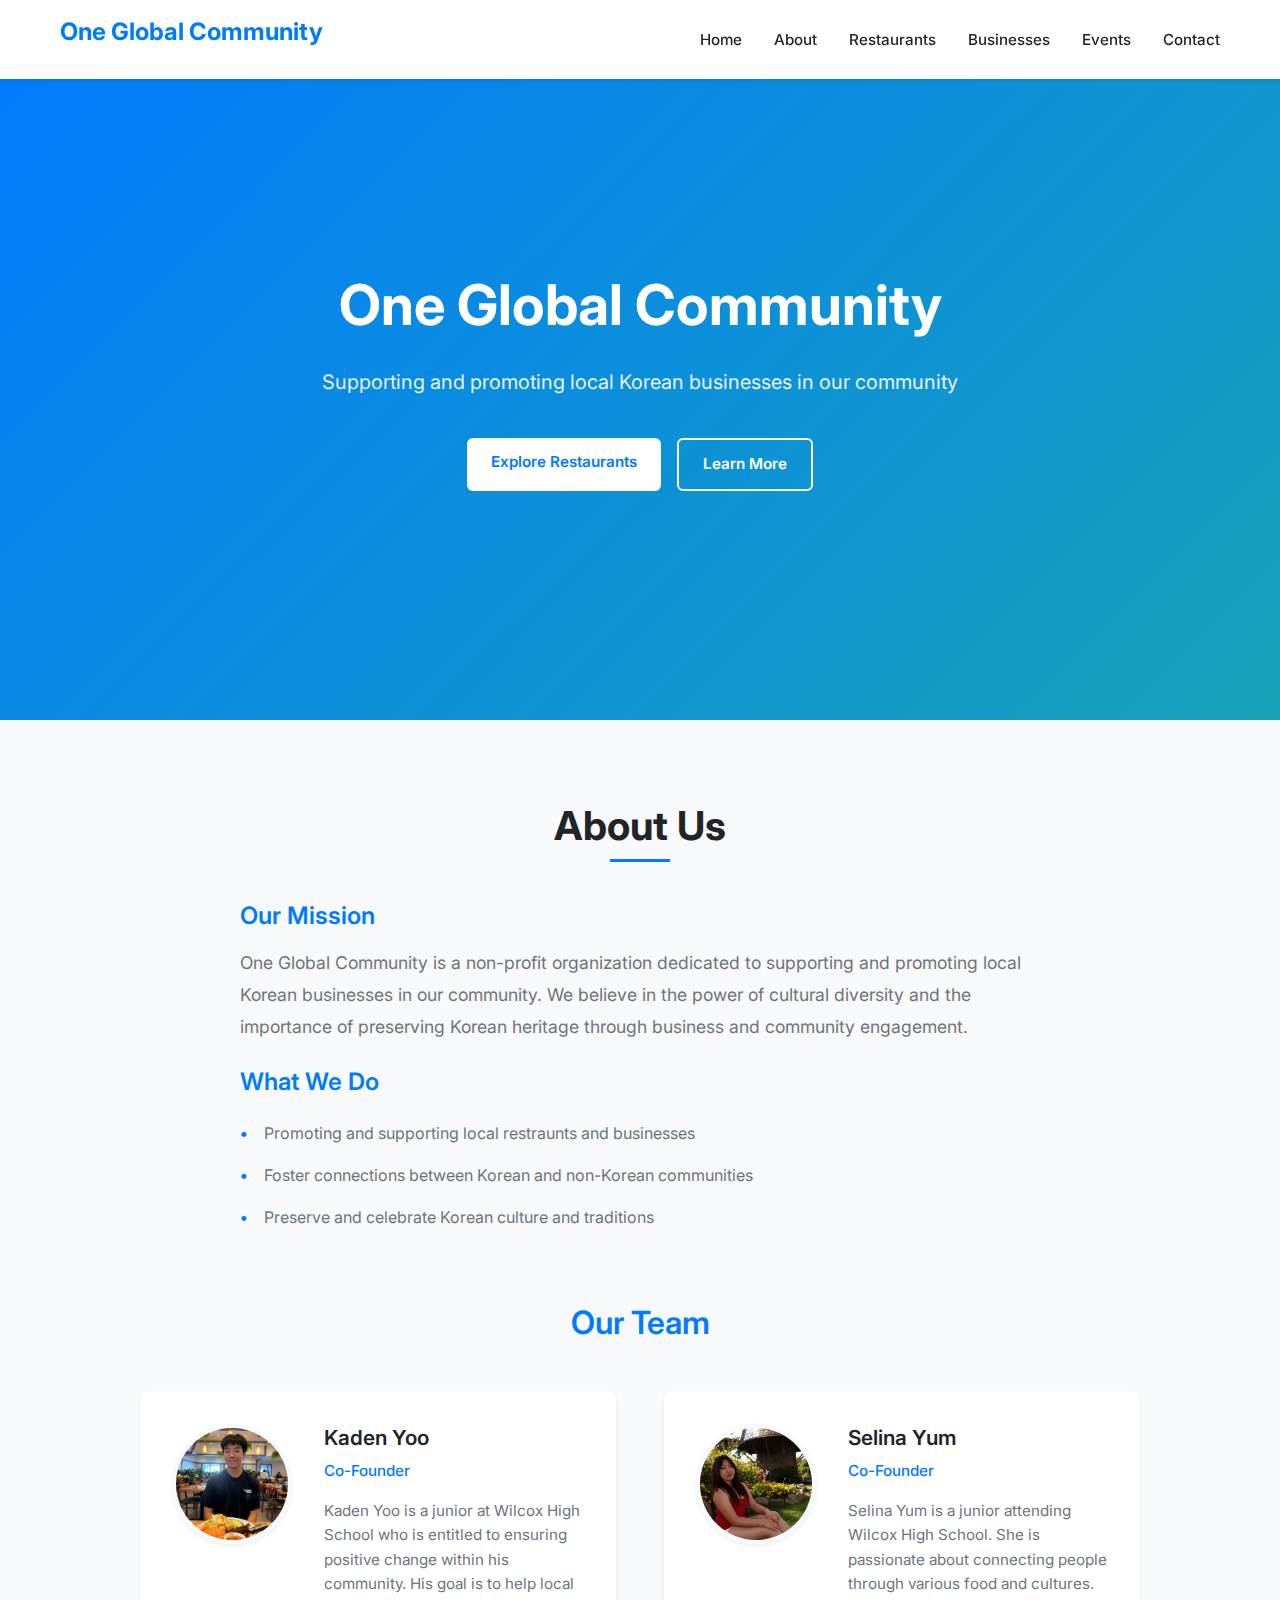
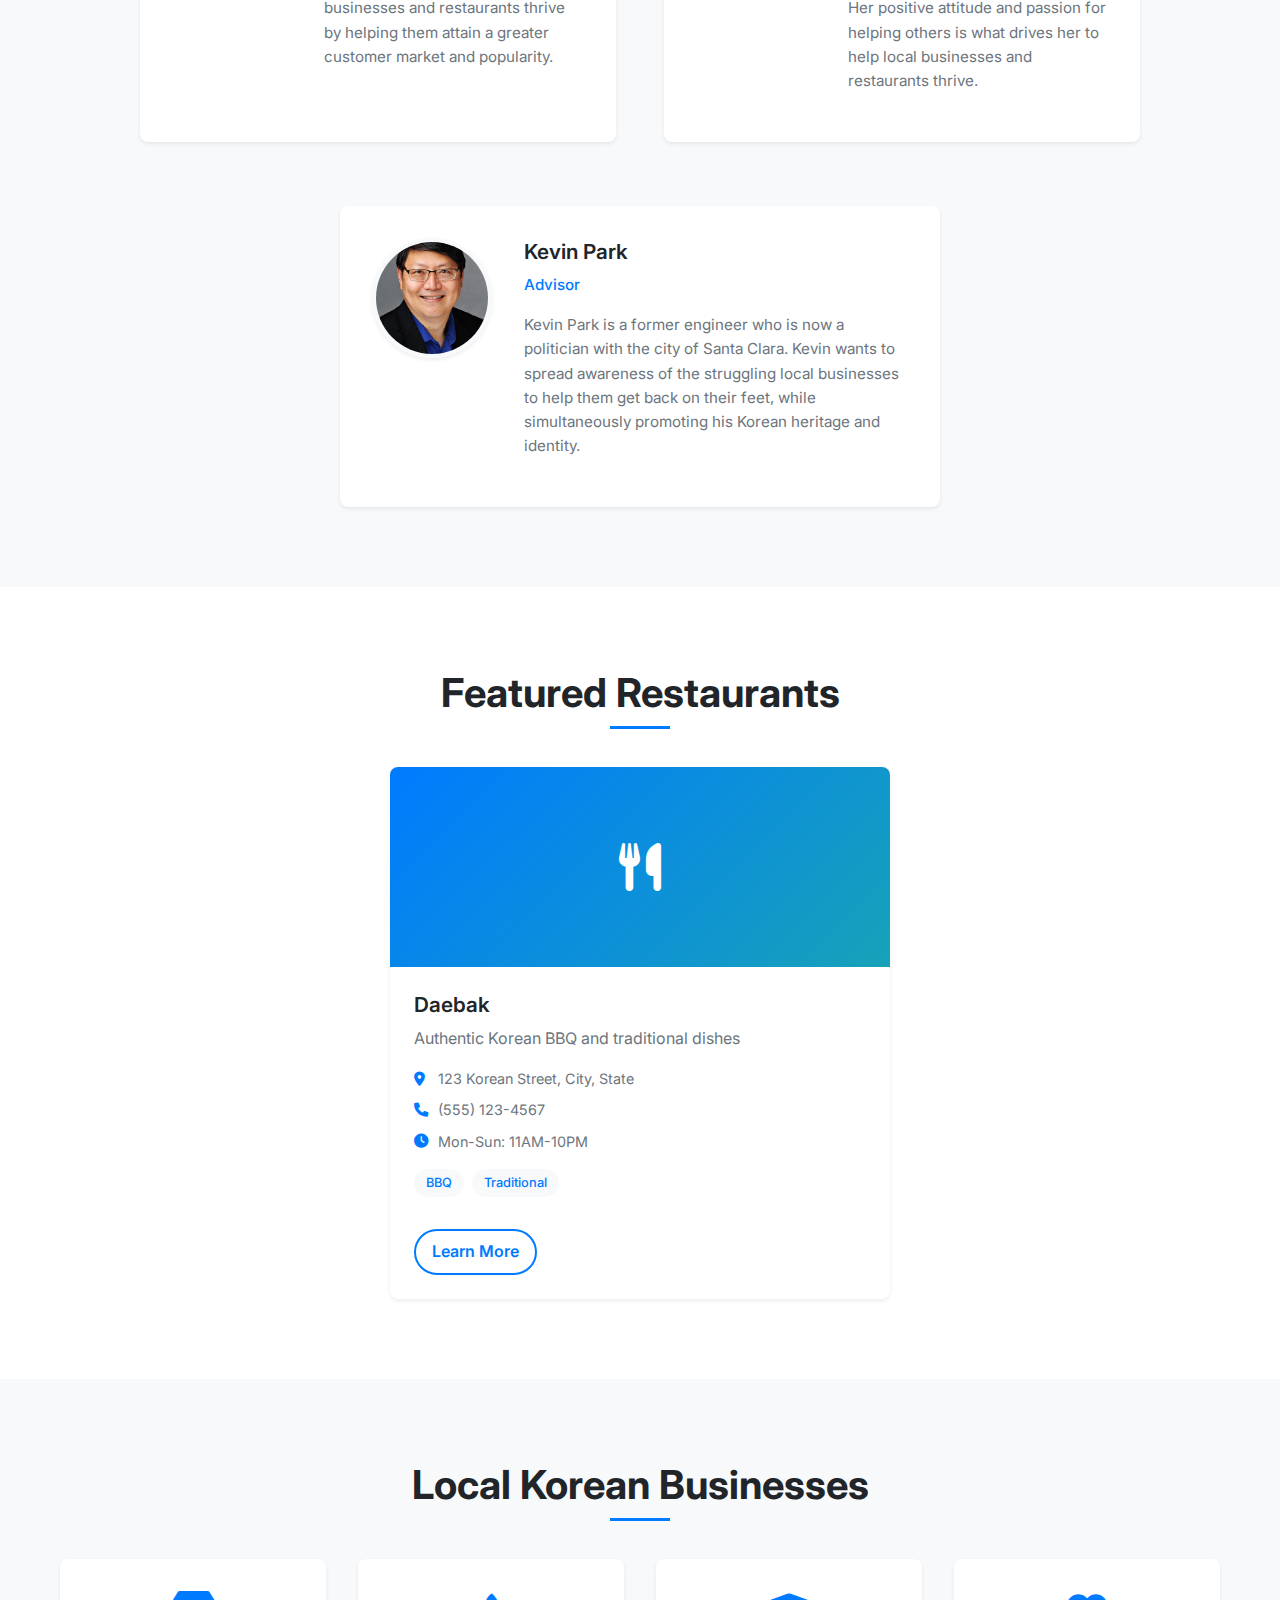
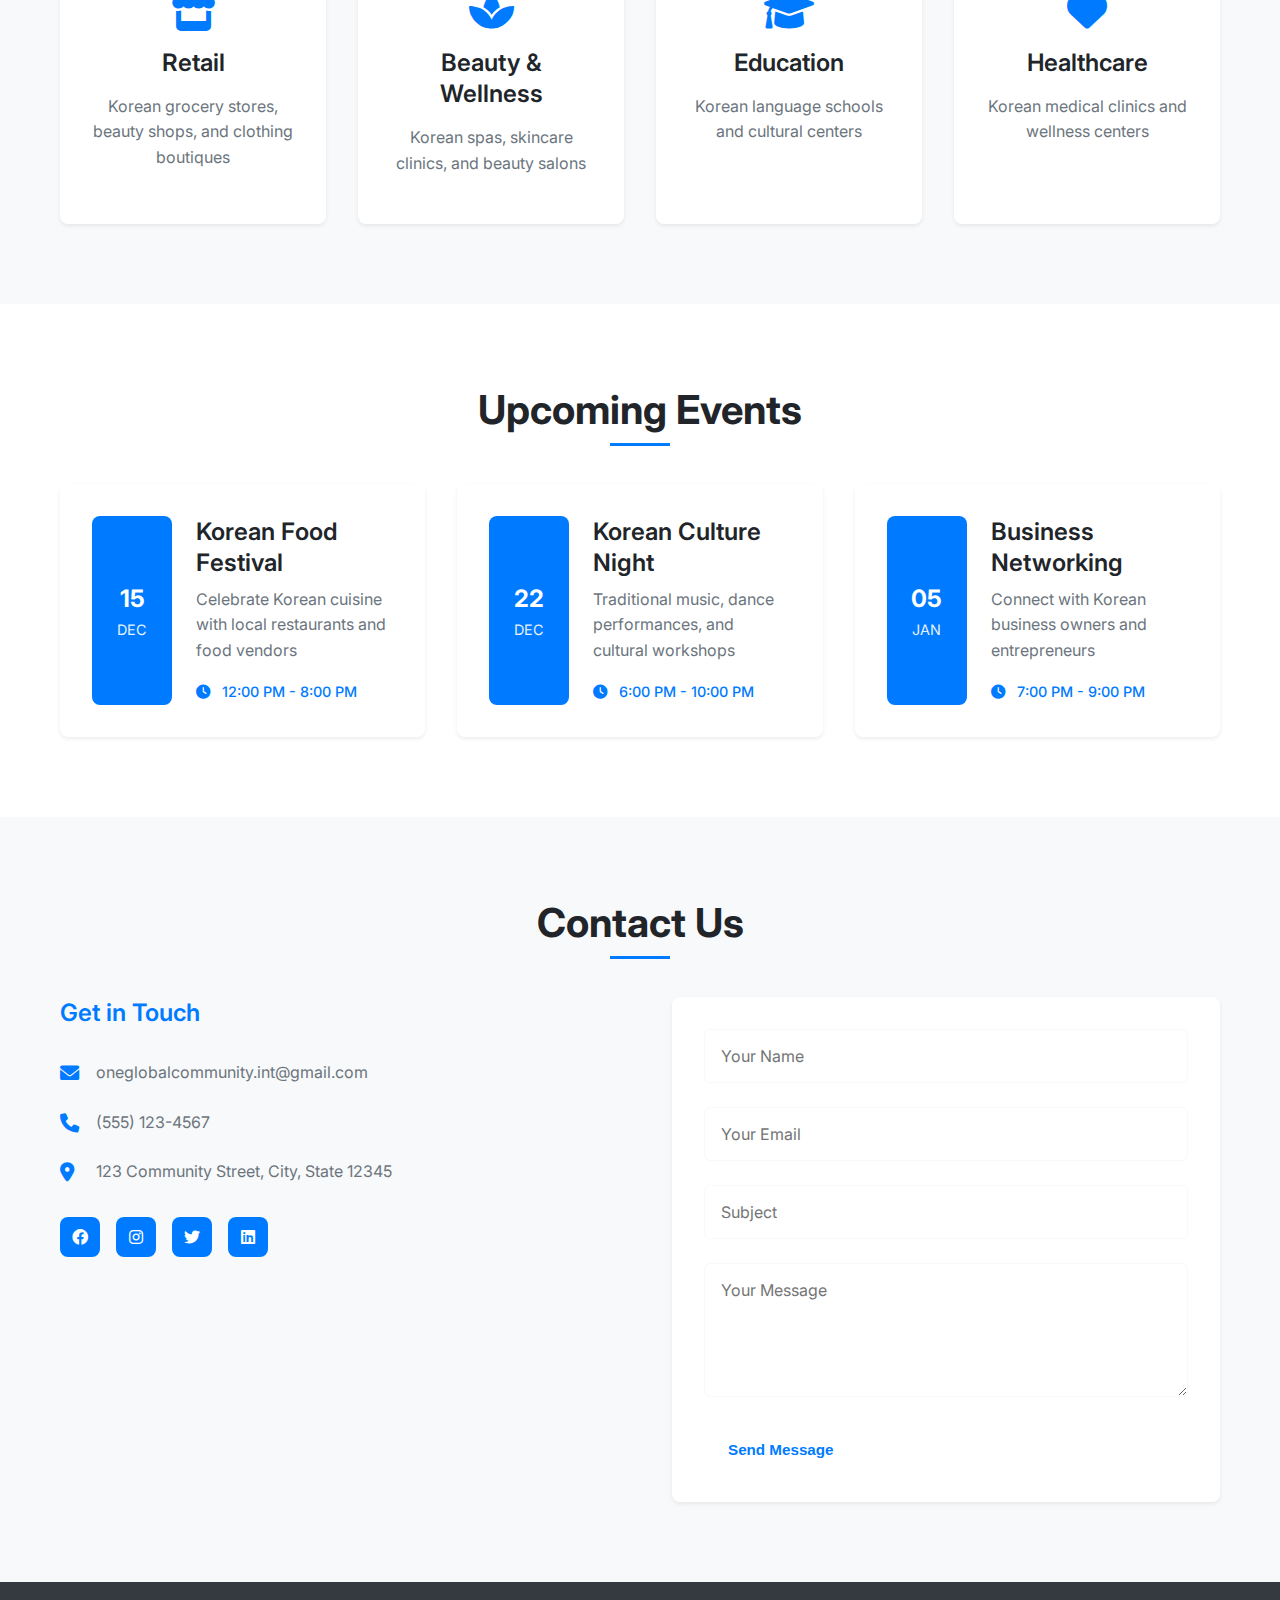
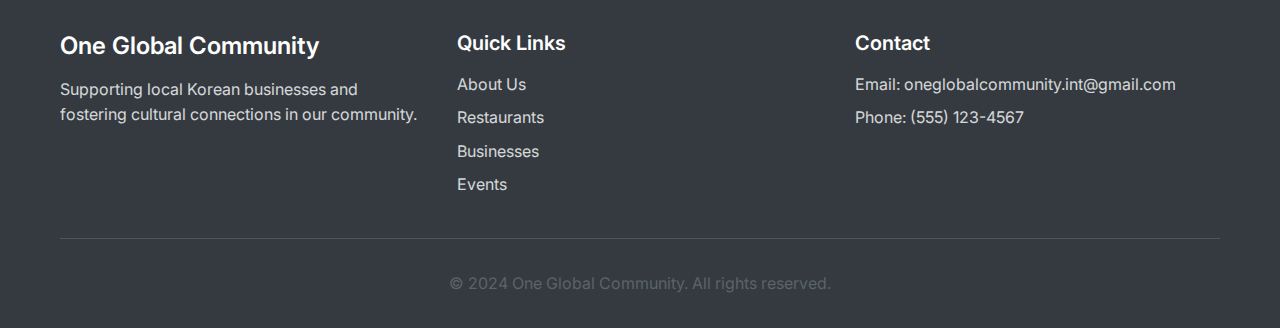
<file: index.html>
<!DOCTYPE html>
<html lang="en">
<head>
    <meta charset="UTF-8">
    <meta name="viewport" content="width=device-width, initial-scale=1.0">
    <title>One Global Community - Supporting Local Korean Businesses</title>
    <link rel="stylesheet" href="styles.css">
    <link href="https://fonts.googleapis.com/css2?family=Inter:wght@300;400;500;600;700&display=swap" rel="stylesheet">
    <link rel="stylesheet" href="https://cdnjs.cloudflare.com/ajax/libs/font-awesome/6.0.0/css/all.min.css">
</head>
<body>
    <!-- Navigation -->
    <nav class="navbar">
        <div class="nav-container">
            <div class="nav-logo">
                <h2>One Global Community</h2>
            </div>
            <ul class="nav-menu">
                <li class="nav-item">
                    <a href="#home" class="nav-link">Home</a>
                </li>
                <li class="nav-item">
                    <a href="#about" class="nav-link">About</a>
                </li>
                <li class="nav-item">
                    <a href="#restaurants" class="nav-link">Restaurants</a>
                </li>
                <li class="nav-item">
                    <a href="#businesses" class="nav-link">Businesses</a>
                </li>
                <li class="nav-item">
                    <a href="#events" class="nav-link">Events</a>
                </li>
                <li class="nav-item">
                    <a href="#contact" class="nav-link">Contact</a>
                </li>
            </ul>
            <div class="hamburger">
                <span class="bar"></span>
                <span class="bar"></span>
                <span class="bar"></span>
            </div>
        </div>
    </nav>

    <!-- Hero Section -->
    <section id="home" class="hero">
        <div class="hero-content">
            <h1 class="hero-title">One Global Community</h1>
            <p class="hero-subtitle">Supporting and promoting local Korean businesses in our community</p>
            <div class="hero-buttons">
                <a href="#restaurants" class="btn btn-primary">Explore Restaurants</a>
                <a href="#about" class="btn btn-secondary">Learn More</a>
            </div>
        </div>
    </section>

    <!-- About Us Section -->
    <section id="about" class="about">
        <div class="container">
            <h2 class="section-title">About Us</h2>
            <div class="about-content">
                <div class="about-text">
                    <h3>Our Mission</h3>
                    <p>One Global Community is a non-profit organization dedicated to supporting and promoting local Korean businesses in our community. We believe in the power of cultural diversity and the importance of preserving Korean heritage through business and community engagement.</p>
                    
                    <h3>What We Do</h3>
                    <ul>
                        <li>Promoting and supporting local restraunts and businesses</li>
                        <li>Foster connections between Korean and non-Korean communities</li>
                        <li>Preserve and celebrate Korean culture and traditions</li>
                    </ul>
                </div>
            </div>
            
            <!-- Team Members Section -->
            <div class="team-section">
                <h3 class="team-title">Our Team</h3>
                <div class="team-grid">
                    <div class="team-member">
                        <div class="member-photo">
                            <img src="kaden.jpg" alt="Kaden Yoo">
                        </div>
                        <div class="member-info">
                            <h4>Kaden  Yoo</h4>
                            <p class="member-role">Co-Founder</p>
                            <p class="member-description">
                                Kaden Yoo is a junior at Wilcox High School who is entitled to ensuring positive change within his community. His goal is to help local businesses and restaurants thrive by helping them attain a greater customer market and popularity. 
                            </p>
                        </div>
                    </div>
                    
                    <div class="team-member">
                        <div class="member-photo">
                            <img src="selina.jpg" alt="Selina Yum">
                        </div>
                        <div class="member-info">
                            <h4>Selina Yum</h4>
                            <p class="member-role">Co-Founder</p>
                            <p class="member-description">
                                Selina Yum is a junior attending Wilcox High School. She is passionate about connecting people through various food and cultures. Her positive attitude and passion for helping others is what drives her to help local businesses and restaurants thrive. 
                            </p>
                        </div>
                    </div>
                </div>
                
                <div class="team-member-bottom">
                    <div class="member-photo">
                        <img src="kevinpark.jpg" alt="Kevin Park">
                    </div>
                    <div class="member-info">
                        <h4>Kevin Park</h4>
                        <p class="member-role">Advisor</p>
                        <p class="member-description">
                            Kevin Park is a former engineer who is now a politician with the city of Santa Clara. Kevin wants to spread awareness of the struggling local businesses to help them get back on their feet, while simultaneously promoting his Korean heritage and identity. 
                        </p>
                    </div>
                </div>
            </div>
        </div>
    </section>

    <!-- Restaurants Section -->
    <section id="restaurants" class="restaurants">
        <div class="container">
            <h2 class="section-title">Featured Restaurants</h2>
            <div class="restaurant-grid">
                <div class="restaurant-card">
                    <div class="restaurant-image">
                        <i class="fas fa-utensils"></i>
                    </div>
                    <div class="restaurant-info">
                        <h3>Daebak</h3>
                        <p>Authentic Korean BBQ and traditional dishes</p>
                        <div class="restaurant-details">
                            <div class="detail-item">
                                <i class="fas fa-map-marker-alt"></i>
                                <span>123 Korean Street, City, State</span>
                            </div>
                            <div class="detail-item">
                                <i class="fas fa-phone"></i>
                                <span>(555) 123-4567</span>
                            </div>
                            <div class="detail-item">
                                <i class="fas fa-clock"></i>
                                <span>Mon-Sun: 11AM-10PM</span>
                            </div>
                        </div>
                        <div class="restaurant-tags">
                            <span class="tag">BBQ</span>
                            <span class="tag">Traditional</span>
                        </div>
                        <a href="daebak.html" class="restaurant-link">Learn More</a>
                    </div>
                </div>
                

            </div>
        </div>
    </section>

    <!-- Businesses Section -->
    <section id="businesses" class="businesses">
        <div class="container">
            <h2 class="section-title">Local Korean Businesses</h2>
            <div class="business-categories">
                <div class="category-card">
                    <i class="fas fa-store"></i>
                    <h3>Retail</h3>
                    <p>Korean grocery stores, beauty shops, and clothing boutiques</p>
                </div>
                <div class="category-card">
                    <i class="fas fa-spa"></i>
                    <h3>Beauty & Wellness</h3>
                    <p>Korean spas, skincare clinics, and beauty salons</p>
                </div>
                <div class="category-card">
                    <i class="fas fa-graduation-cap"></i>
                    <h3>Education</h3>
                    <p>Korean language schools and cultural centers</p>
                </div>
                <div class="category-card">
                    <i class="fas fa-heart"></i>
                    <h3>Healthcare</h3>
                    <p>Korean medical clinics and wellness centers</p>
                </div>
            </div>
        </div>
    </section>

    <!-- Events Section -->
    <section id="events" class="events">
        <div class="container">
            <h2 class="section-title">Upcoming Events</h2>
            <div class="events-grid">
                <div class="event-card">
                    <div class="event-date">
                        <span class="day">15</span>
                        <span class="month">DEC</span>
                    </div>
                    <div class="event-info">
                        <h3>Korean Food Festival</h3>
                        <p>Celebrate Korean cuisine with local restaurants and food vendors</p>
                        <span class="event-time"><i class="fas fa-clock"></i> 12:00 PM - 8:00 PM</span>
                    </div>
                </div>
                
                <div class="event-card">
                    <div class="event-date">
                        <span class="day">22</span>
                        <span class="month">DEC</span>
                    </div>
                    <div class="event-info">
                        <h3>Korean Culture Night</h3>
                        <p>Traditional music, dance performances, and cultural workshops</p>
                        <span class="event-time"><i class="fas fa-clock"></i> 6:00 PM - 10:00 PM</span>
                    </div>
                </div>
                
                <div class="event-card">
                    <div class="event-date">
                        <span class="day">05</span>
                        <span class="month">JAN</span>
                    </div>
                    <div class="event-info">
                        <h3>Business Networking</h3>
                        <p>Connect with Korean business owners and entrepreneurs</p>
                        <span class="event-time"><i class="fas fa-clock"></i> 7:00 PM - 9:00 PM</span>
                    </div>
                </div>
            </div>
        </div>
    </section>

    <!-- Contact Section -->
    <section id="contact" class="contact">
        <div class="container">
            <h2 class="section-title">Contact Us</h2>
            <div class="contact-content">
                <div class="contact-info">
                    <h3>Get in Touch</h3>
                    <div class="contact-item">
                        <i class="fas fa-envelope"></i>
                        <span>oneglobalcommunity.int@gmail.com</span>
                    </div>
                    <div class="contact-item">
                        <i class="fas fa-phone"></i>
                        <span>(555) 123-4567</span>
                    </div>
                    <div class="contact-item">
                        <i class="fas fa-map-marker-alt"></i>
                        <span>123 Community Street, City, State 12345</span>
                    </div>
                    <div class="social-links">
                        <a href="#" class="social-link"><i class="fab fa-facebook"></i></a>
                        <a href="#" class="social-link"><i class="fab fa-instagram"></i></a>
                        <a href="#" class="social-link"><i class="fab fa-twitter"></i></a>
                        <a href="#" class="social-link"><i class="fab fa-linkedin"></i></a>
                    </div>
                </div>
                <form class="contact-form">
                    <div class="form-group">
                        <input type="text" placeholder="Your Name" required>
                    </div>
                    <div class="form-group">
                        <input type="email" placeholder="Your Email" required>
                    </div>
                    <div class="form-group">
                        <input type="text" placeholder="Subject">
                    </div>
                    <div class="form-group">
                        <textarea placeholder="Your Message" rows="5" required></textarea>
                    </div>
                    <button type="submit" class="btn btn-primary">Send Message</button>
                </form>
            </div>
        </div>
    </section>

    <!-- Footer -->
    <footer class="footer">
        <div class="container">
            <div class="footer-content">
                <div class="footer-section">
                    <h3>One Global Community</h3>
                    <p>Supporting local Korean businesses and fostering cultural connections in our community.</p>
                </div>
                <div class="footer-section">
                    <h4>Quick Links</h4>
                    <ul>
                        <li><a href="#about">About Us</a></li>
                        <li><a href="#restaurants">Restaurants</a></li>
                        <li><a href="#businesses">Businesses</a></li>
                        <li><a href="#events">Events</a></li>
                    </ul>
                </div>
                <div class="footer-section">
                    <h4>Contact</h4>
                    <p>Email: oneglobalcommunity.int@gmail.com</p>
                    <p>Phone: (555) 123-4567</p>
                </div>
            </div>
            <div class="footer-bottom">
                <p>&copy; 2024 One Global Community. All rights reserved.</p>
            </div>
        </div>
    </footer>

    <script src="script.js"></script>
</body>
</html>
</file>
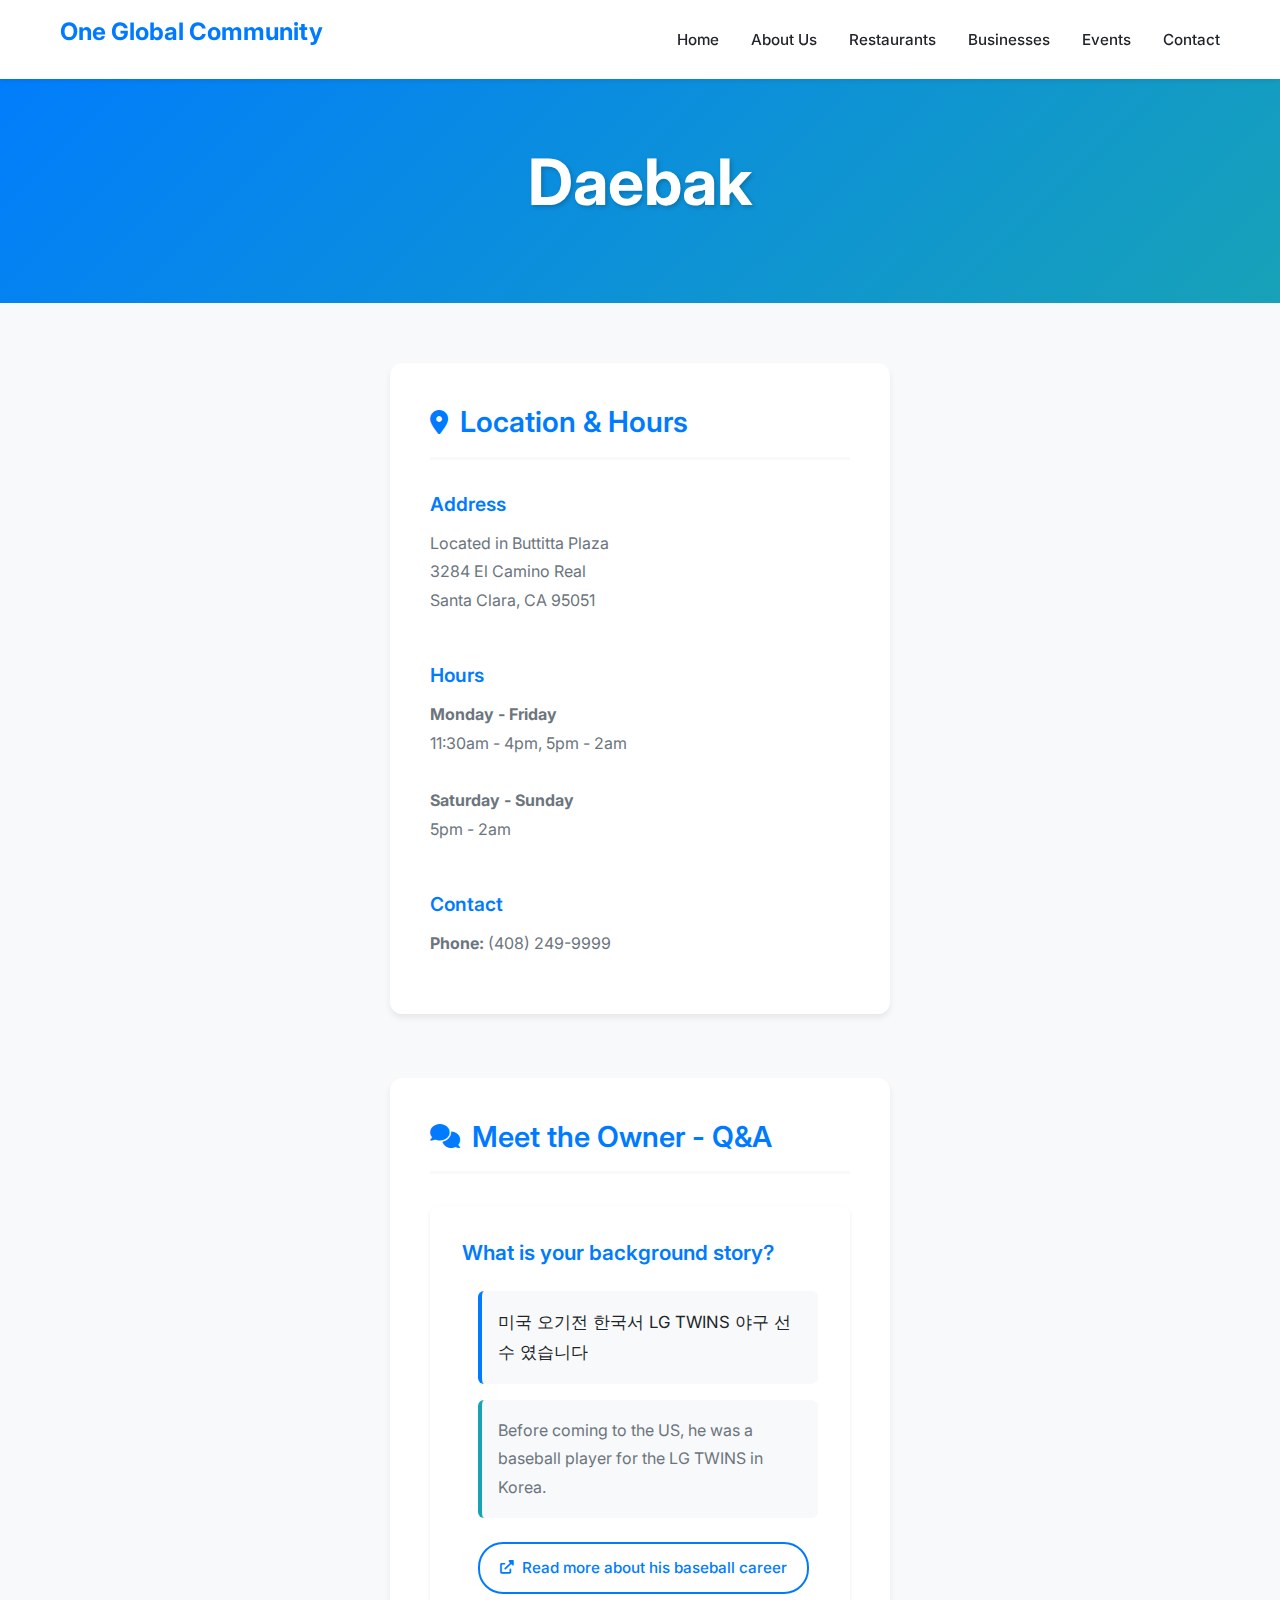
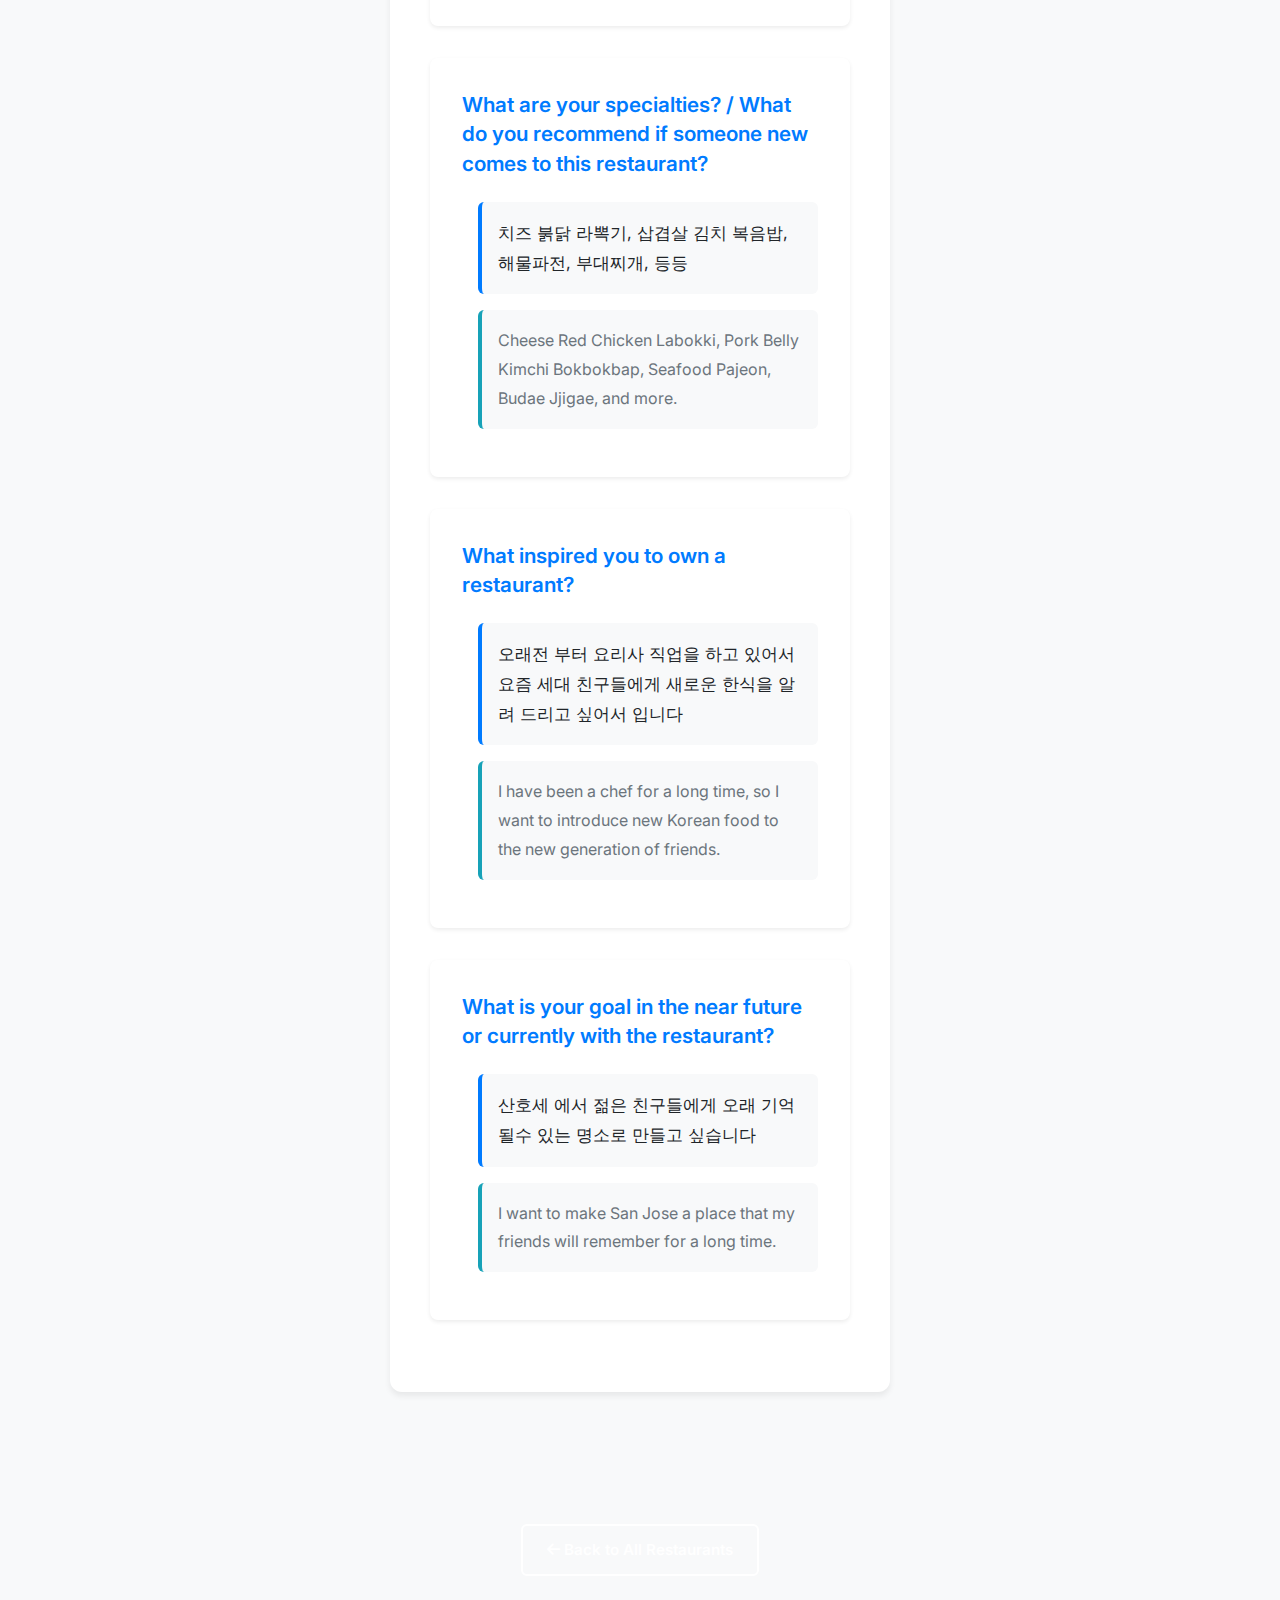
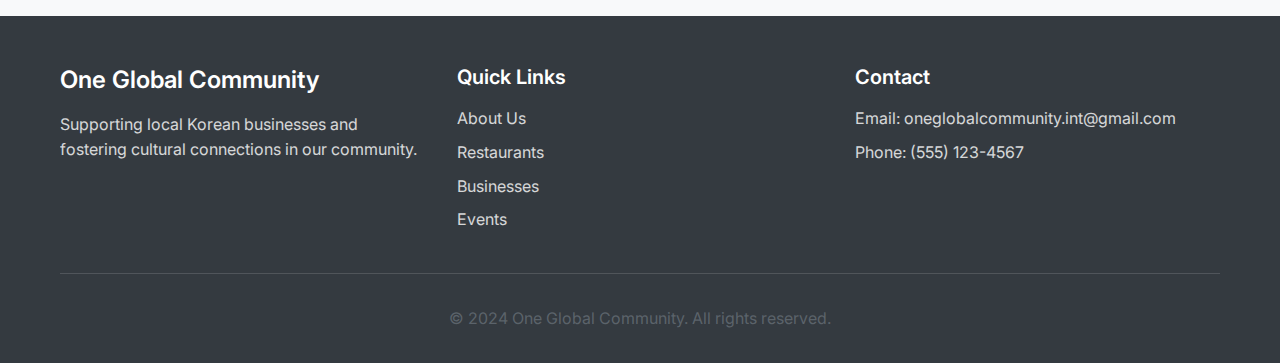
<file: daebak.html>
<!DOCTYPE html>
<html lang="en">
<head>
    <meta charset="UTF-8">
    <meta name="viewport" content="width=device-width, initial-scale=1.0">
    <title>Daebak - Korean BBQ Restaurant | One Global Community</title>
    <link rel="stylesheet" href="styles.css">
    <link href="https://fonts.googleapis.com/css2?family=Noto+Sans+KR:wght@300;400;500;700&family=Inter:wght@300;400;500;600;700&display=swap" rel="stylesheet">
    <link rel="stylesheet" href="https://cdnjs.cloudflare.com/ajax/libs/font-awesome/6.0.0/css/all.min.css">
</head>
<body>
    <!-- Navigation -->
    <nav class="navbar">
        <div class="nav-container">
            <div class="nav-logo">
                <h2>One Global Community</h2>
            </div>
            <ul class="nav-menu">
                <li class="nav-item">
                    <a href="index.html#home" class="nav-link">Home</a>
                </li>
                <li class="nav-item">
                    <a href="index.html#about" class="nav-link">About Us</a>
                </li>
                <li class="nav-item">
                    <a href="index.html#restaurants" class="nav-link">Restaurants</a>
                </li>
                <li class="nav-item">
                    <a href="index.html#businesses" class="nav-link">Businesses</a>
                </li>
                <li class="nav-item">
                    <a href="index.html#events" class="nav-link">Events</a>
                </li>
                <li class="nav-item">
                    <a href="index.html#contact" class="nav-link">Contact</a>
                </li>
            </ul>
            <div class="hamburger">
                <span class="bar"></span>
                <span class="bar"></span>
                <span class="bar"></span>
            </div>
        </div>
    </nav>

    <!-- Restaurant Hero Section -->
    <section class="restaurant-hero">
        <div class="container">
            <div class="restaurant-hero-content">
                <h1 class="restaurant-title">Daebak</h1>
            </div>
        </div>
    </section>

    <!-- Restaurant Content -->
    <section class="restaurant-content">
        <div class="container">
            <div class="restaurant-grid">
                <!-- Location & Hours -->
                <div class="restaurant-section">
                    <h2><i class="fas fa-map-marker-alt"></i> Location & Hours</h2>
                    <div class="info-card">
                        <div class="info-item">
                            <h3>Address</h3>
                            <p>Located in Buttitta Plaza<br>3284 El Camino Real<br>Santa Clara, CA 95051</p>
                        </div>
                        <div class="info-item">
                            <h3>Hours</h3>
                            <p>
                            <strong>Monday - Friday</strong><br>
                            11:30am - 4pm, 5pm - 2am<br>
                            <br>
                            <strong>Saturday - Sunday</strong><br>
                            5pm - 2am
                            </p>
                        </div>
                        <div class="info-item">
                            <h3>Contact</h3>
                            <p><strong>Phone:</strong> (408) 249-9999</p>
                        </div>
                    </div>
                </div>

                <!-- Owner Q&A Section -->
                <div class="restaurant-section">
                    <h2><i class="fas fa-comments"></i> Meet the Owner - Q&A</h2>
                    <div class="qa-container">
                        <div class="qa-item">
                            <h3 class="qa-question">What is your background story?</h3>
                            <div class="qa-answer">
                                <p class="korean-text">미국 오기전 한국서 LG TWINS 야구 선수 였습니다</p>
                                <p class="english-text">Before coming to the US, he was a baseball player for the LG TWINS in Korea.</p>
                                <a href="https://blog.naver.com/ht98/40066380334" target="_blank" class="qa-link">
                                    <i class="fas fa-external-link-alt"></i> Read more about his baseball career
                                </a>
                            </div>
                        </div>
                        
                        <div class="qa-item">
                            <h3 class="qa-question">What are your specialties? / What do you recommend if someone new comes to this restaurant?</h3>
                            <div class="qa-answer">
                                <p class="korean-text">치즈 붉닭 라뽁기, 삽겹살 김치 복음밥, 해물파전, 부대찌개, 등등</p>
                                <p class="english-text">Cheese Red Chicken Labokki, Pork Belly Kimchi Bokbokbap, Seafood Pajeon, Budae Jjigae, and more.</p>
                            </div>
                        </div>
                        
                        <div class="qa-item">
                            <h3 class="qa-question">What inspired you to own a restaurant?</h3>
                            <div class="qa-answer">
                                <p class="korean-text">오래전 부터 요리사 직업을 하고 있어서 요즘 세대 친구들에게 새로운 한식을 알려 드리고 싶어서 입니다</p>
                                <p class="english-text">I have been a chef for a long time, so I want to introduce new Korean food to the new generation of friends.</p>
                            </div>
                        </div>
                        
                        <div class="qa-item">
                            <h3 class="qa-question">What is your goal in the near future or currently with the restaurant?</h3>
                            <div class="qa-answer">
                                <p class="korean-text">산호세 에서 젊은 친구들에게 오래 기억 될수 있는 명소로 만들고 싶습니다</p>
                                <p class="english-text">I want to make San Jose a place that my friends will remember for a long time.</p>
                            </div>
                        </div>
                    </div>
                </div>
            </div>
        </div>
    </section>

    <!-- Back to Restaurants -->
    <section class="back-to-restaurants">
        <div class="container">
            <a href="index.html#restaurants" class="btn btn-secondary">
                <i class="fas fa-arrow-left"></i> Back to All Restaurants
            </a>
        </div>
    </section>

    <!-- Footer -->
    <footer class="footer">
        <div class="container">
            <div class="footer-content">
                <div class="footer-section">
                    <h3>One Global Community</h3>
                    <p>Supporting local Korean businesses and fostering cultural connections in our community.</p>
                </div>
                <div class="footer-section">
                    <h4>Quick Links</h4>
                    <ul>
                        <li><a href="index.html#about">About Us</a></li>
                        <li><a href="index.html#restaurants">Restaurants</a></li>
                        <li><a href="index.html#businesses">Businesses</a></li>
                        <li><a href="index.html#events">Events</a></li>
                    </ul>
                </div>
                <div class="footer-section">
                    <h4>Contact</h4>
                    <p>Email: oneglobalcommunity.int@gmail.com</p>
                    <p>Phone: (555) 123-4567</p>
                </div>
            </div>
            <div class="footer-bottom">
                <p>&copy; 2024 One Global Community. All rights reserved.</p>
            </div>
        </div>
    </footer>

    <script src="script.js"></script>
</body>
</html>
</file>
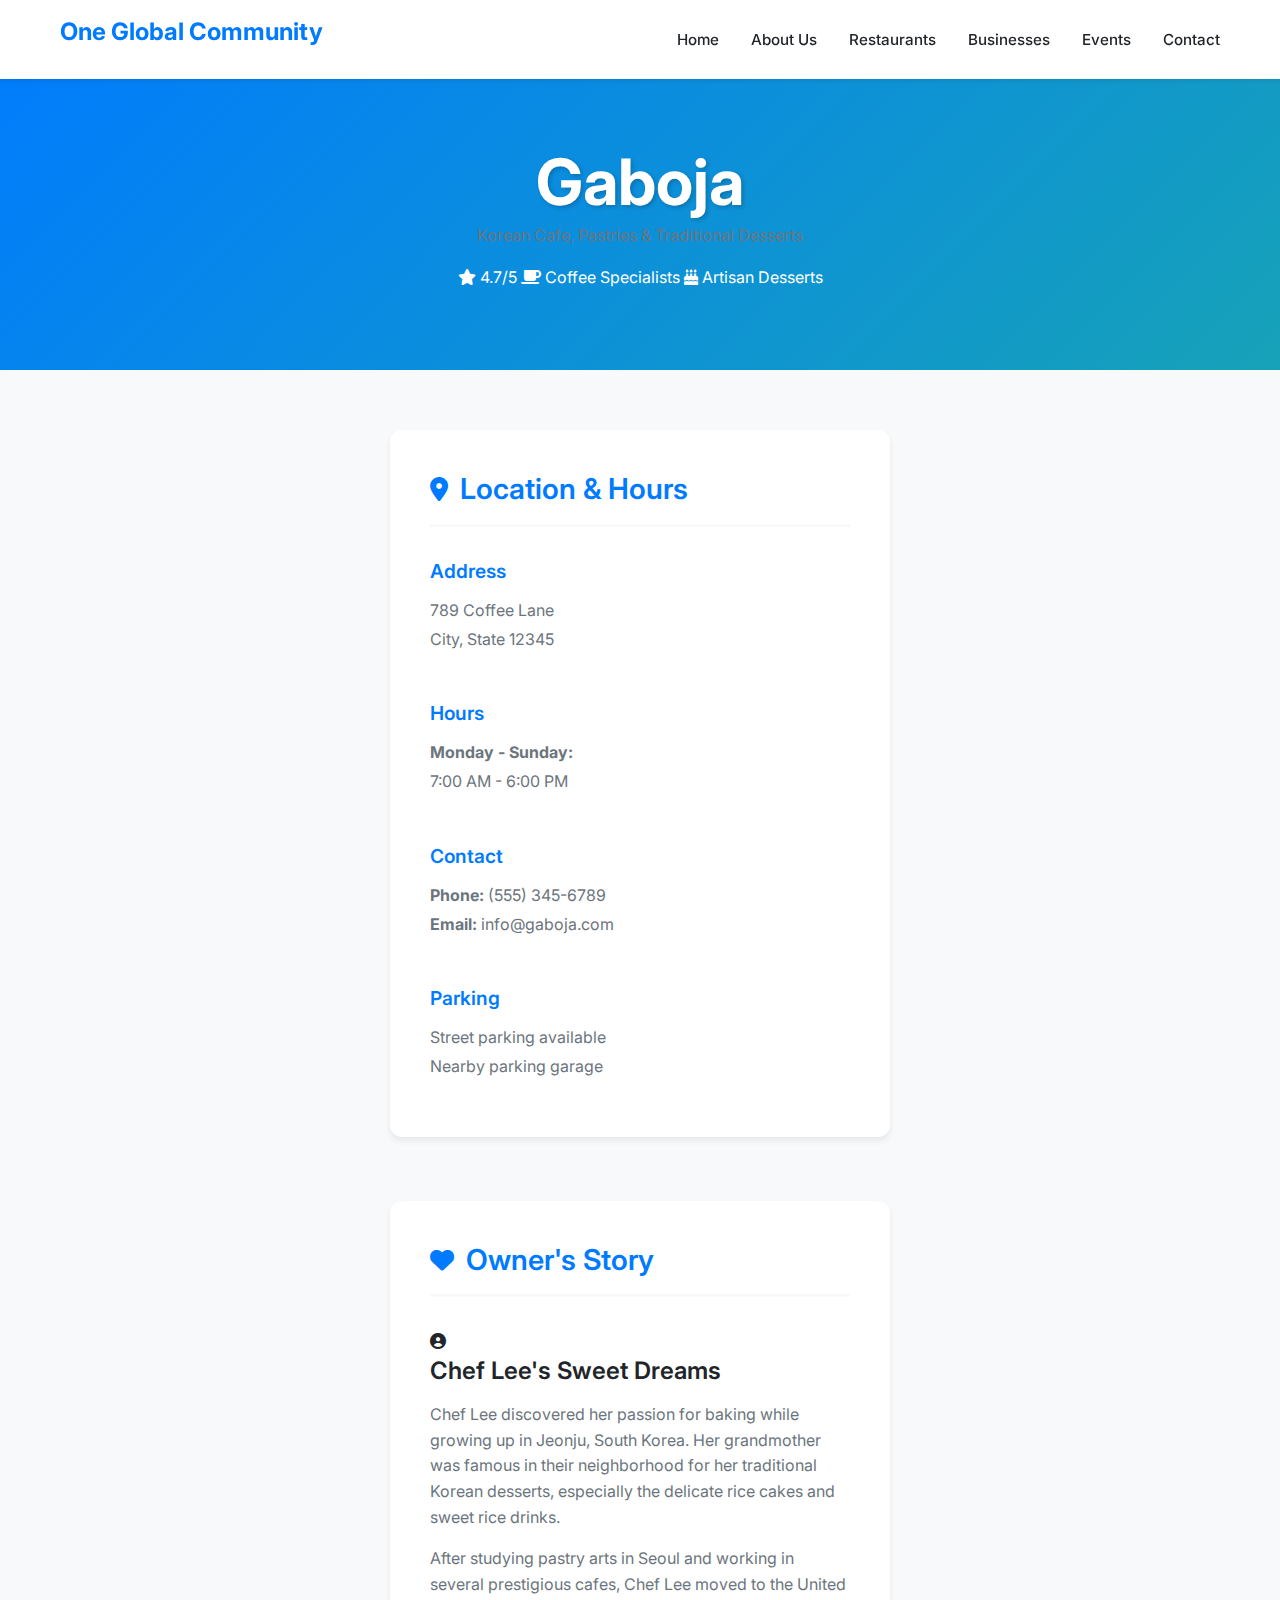
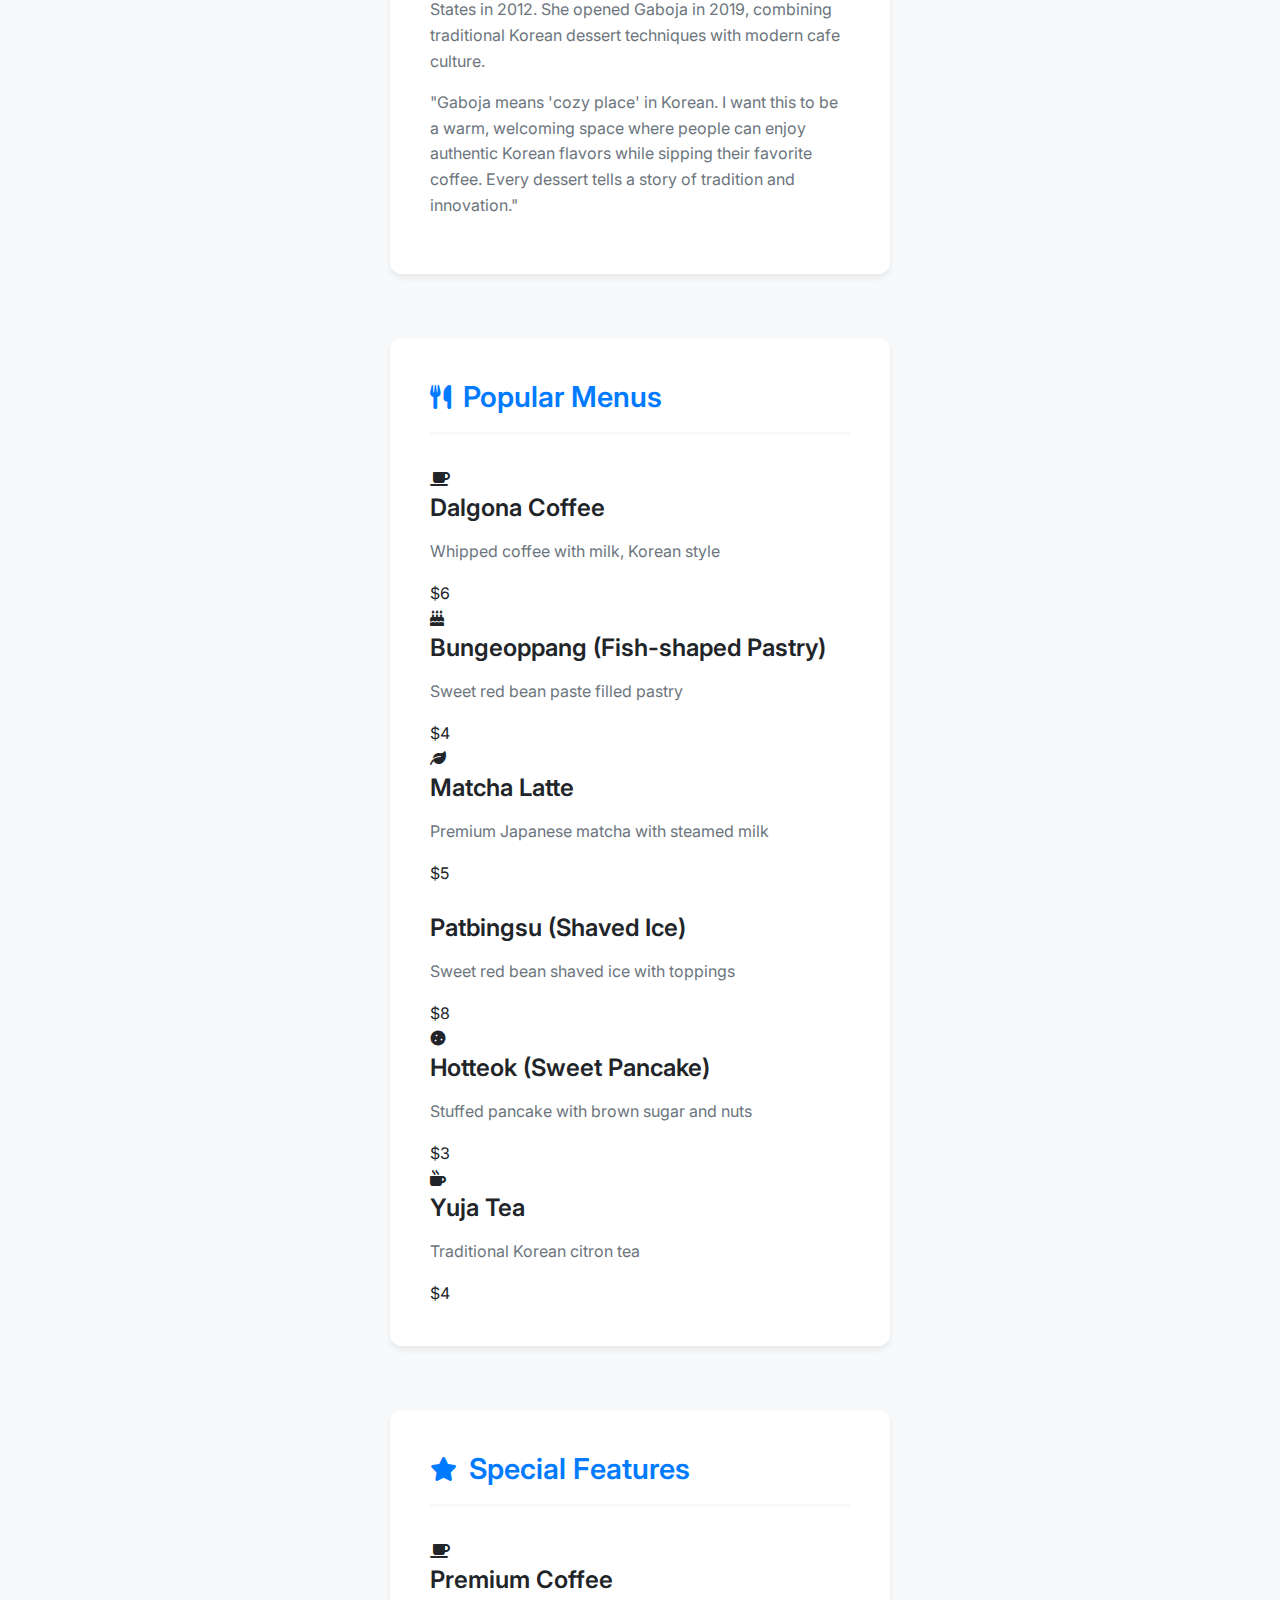
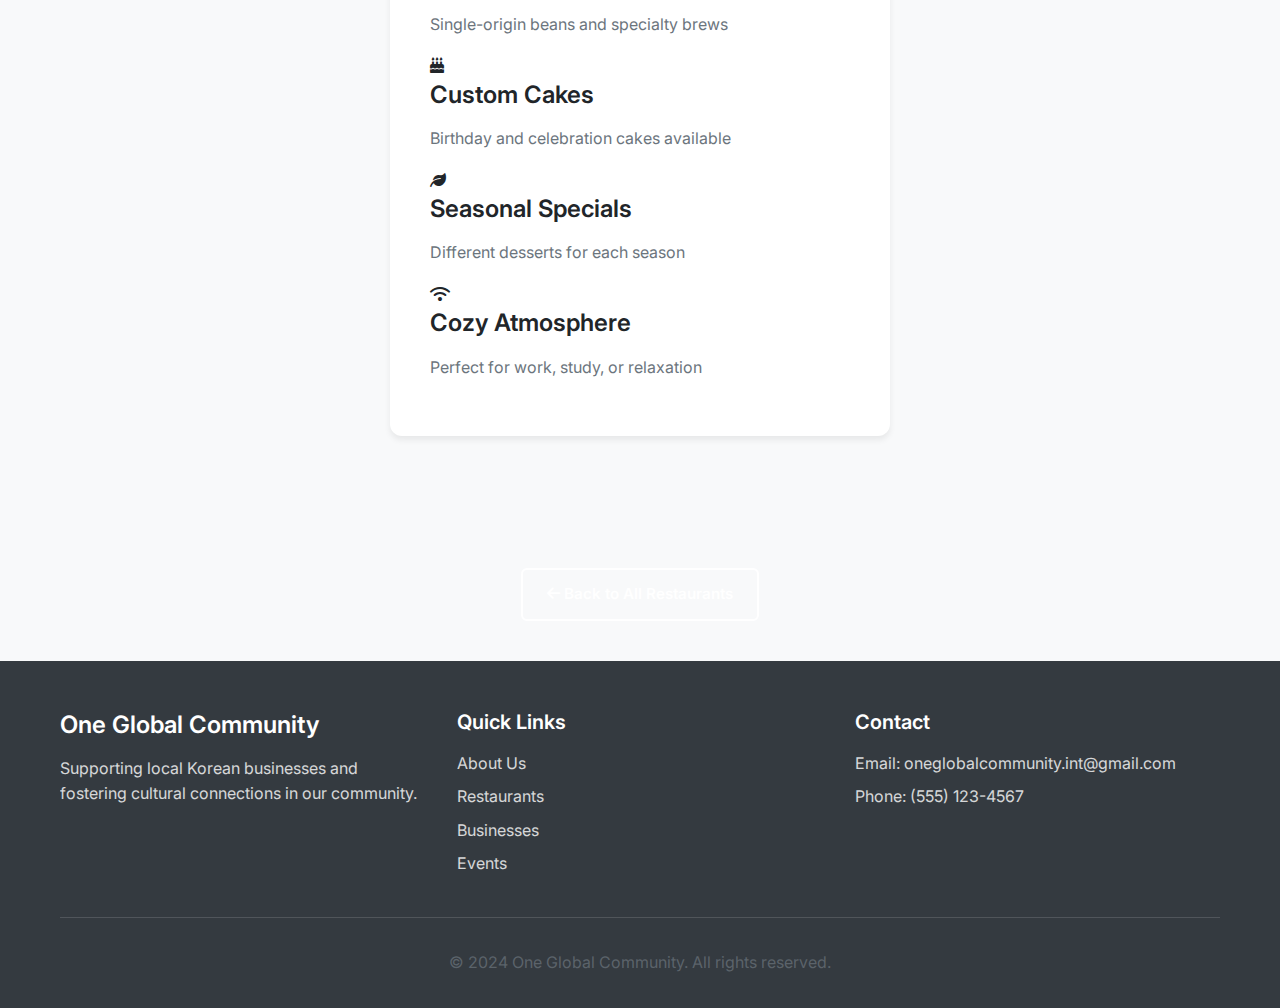
<file: gaboja.html>
<!DOCTYPE html>
<html lang="en">
<head>
    <meta charset="UTF-8">
    <meta name="viewport" content="width=device-width, initial-scale=1.0">
    <title>Gaboja - Korean Cafe & Desserts | One Global Community</title>
    <link rel="stylesheet" href="styles.css">
    <link href="https://fonts.googleapis.com/css2?family=Noto+Sans+KR:wght@300;400;500;700&family=Inter:wght@300;400;500;600;700&display=swap" rel="stylesheet">
    <link rel="stylesheet" href="https://cdnjs.cloudflare.com/ajax/libs/font-awesome/6.0.0/css/all.min.css">
</head>
<body>
    <!-- Navigation -->
    <nav class="navbar">
        <div class="nav-container">
            <div class="nav-logo">
                <h2>One Global Community</h2>
            </div>
            <ul class="nav-menu">
                <li class="nav-item">
                    <a href="index.html#home" class="nav-link">Home</a>
                </li>
                <li class="nav-item">
                    <a href="index.html#about" class="nav-link">About Us</a>
                </li>
                <li class="nav-item">
                    <a href="index.html#restaurants" class="nav-link">Restaurants</a>
                </li>
                <li class="nav-item">
                    <a href="index.html#businesses" class="nav-link">Businesses</a>
                </li>
                <li class="nav-item">
                    <a href="index.html#events" class="nav-link">Events</a>
                </li>
                <li class="nav-item">
                    <a href="index.html#contact" class="nav-link">Contact</a>
                </li>
            </ul>
            <div class="hamburger">
                <span class="bar"></span>
                <span class="bar"></span>
                <span class="bar"></span>
            </div>
        </div>
    </nav>

    <!-- Restaurant Hero Section -->
    <section class="restaurant-hero">
        <div class="container">
            <div class="restaurant-hero-content">
                <h1 class="restaurant-title">Gaboja</h1>
                <p class="restaurant-subtitle">Korean Cafe, Pastries & Traditional Desserts</p>
                <div class="restaurant-meta">
                    <span class="meta-item"><i class="fas fa-star"></i> 4.7/5</span>
                    <span class="meta-item"><i class="fas fa-coffee"></i> Coffee Specialists</span>
                    <span class="meta-item"><i class="fas fa-birthday-cake"></i> Artisan Desserts</span>
                </div>
            </div>
        </div>
    </section>

    <!-- Restaurant Content -->
    <section class="restaurant-content">
        <div class="container">
            <div class="restaurant-grid">
                <!-- Location & Hours -->
                <div class="restaurant-section">
                    <h2><i class="fas fa-map-marker-alt"></i> Location & Hours</h2>
                    <div class="info-card">
                        <div class="info-item">
                            <h3>Address</h3>
                            <p>789 Coffee Lane<br>City, State 12345</p>
                        </div>
                        <div class="info-item">
                            <h3>Hours</h3>
                            <p><strong>Monday - Sunday:</strong><br>
                            7:00 AM - 6:00 PM</p>
                        </div>
                        <div class="info-item">
                            <h3>Contact</h3>
                            <p><strong>Phone:</strong> (555) 345-6789<br>
                            <strong>Email:</strong> info@gaboja.com</p>
                        </div>
                        <div class="info-item">
                            <h3>Parking</h3>
                            <p>Street parking available<br>
                            Nearby parking garage</p>
                        </div>
                    </div>
                </div>

                <!-- Owner's Story -->
                <div class="restaurant-section">
                    <h2><i class="fas fa-heart"></i> Owner's Story</h2>
                    <div class="story-card">
                        <div class="owner-photo">
                            <i class="fas fa-user-circle"></i>
                        </div>
                        <div class="story-content">
                            <h3>Chef Lee's Sweet Dreams</h3>
                            <p>Chef Lee discovered her passion for baking while growing up in Jeonju, South Korea. Her grandmother was famous in their neighborhood for her traditional Korean desserts, especially the delicate rice cakes and sweet rice drinks.</p>
                            <p>After studying pastry arts in Seoul and working in several prestigious cafes, Chef Lee moved to the United States in 2012. She opened Gaboja in 2019, combining traditional Korean dessert techniques with modern cafe culture.</p>
                            <p>"Gaboja means 'cozy place' in Korean. I want this to be a warm, welcoming space where people can enjoy authentic Korean flavors while sipping their favorite coffee. Every dessert tells a story of tradition and innovation."</p>
                        </div>
                    </div>
                </div>

                <!-- Popular Menus -->
                <div class="restaurant-section">
                    <h2><i class="fas fa-utensils"></i> Popular Menus</h2>
                    <div class="menu-grid">
                        <div class="menu-item">
                            <div class="menu-image">
                                <i class="fas fa-coffee"></i>
                            </div>
                            <div class="menu-info">
                                <h3>Dalgona Coffee</h3>
                                <p>Whipped coffee with milk, Korean style</p>
                                <span class="price">$6</span>
                            </div>
                        </div>
                        
                        <div class="menu-item">
                            <div class="menu-image">
                                <i class="fas fa-birthday-cake"></i>
                            </div>
                            <div class="menu-info">
                                <h3>Bungeoppang (Fish-shaped Pastry)</h3>
                                <p>Sweet red bean paste filled pastry</p>
                                <span class="price">$4</span>
                            </div>
                        </div>
                        
                        <div class="menu-item">
                            <div class="menu-image">
                                <i class="fas fa-leaf"></i>
                            </div>
                            <div class="menu-info">
                                <h3>Matcha Latte</h3>
                                <p>Premium Japanese matcha with steamed milk</p>
                                <span class="price">$5</span>
                            </div>
                        </div>
                        
                        <div class="menu-item">
                            <div class="menu-image">
                                <i class="fas fa-bowl-food"></i>
                            </div>
                            <div class="menu-info">
                                <h3>Patbingsu (Shaved Ice)</h3>
                                <p>Sweet red bean shaved ice with toppings</p>
                                <span class="price">$8</span>
                            </div>
                        </div>
                        
                        <div class="menu-item">
                            <div class="menu-image">
                                <i class="fas fa-cookie"></i>
                            </div>
                            <div class="menu-info">
                                <h3>Hotteok (Sweet Pancake)</h3>
                                <p>Stuffed pancake with brown sugar and nuts</p>
                                <span class="price">$3</span>
                            </div>
                        </div>
                        
                        <div class="menu-item">
                            <div class="menu-image">
                                <i class="fas fa-mug-hot"></i>
                            </div>
                            <div class="menu-info">
                                <h3>Yuja Tea</h3>
                                <p>Traditional Korean citron tea</p>
                                <span class="price">$4</span>
                            </div>
                        </div>
                    </div>
                </div>

                <!-- Special Features -->
                <div class="restaurant-section">
                    <h2><i class="fas fa-star"></i> Special Features</h2>
                    <div class="features-grid">
                        <div class="feature-item">
                            <i class="fas fa-coffee"></i>
                            <h3>Premium Coffee</h3>
                            <p>Single-origin beans and specialty brews</p>
                        </div>
                        <div class="feature-item">
                            <i class="fas fa-birthday-cake"></i>
                            <h3>Custom Cakes</h3>
                            <p>Birthday and celebration cakes available</p>
                        </div>
                        <div class="feature-item">
                            <i class="fas fa-leaf"></i>
                            <h3>Seasonal Specials</h3>
                            <p>Different desserts for each season</p>
                        </div>
                        <div class="feature-item">
                            <i class="fas fa-wifi"></i>
                            <h3>Cozy Atmosphere</h3>
                            <p>Perfect for work, study, or relaxation</p>
                        </div>
                    </div>
                </div>
            </div>
        </div>
    </section>

    <!-- Back to Restaurants -->
    <section class="back-to-restaurants">
        <div class="container">
            <a href="index.html#restaurants" class="btn btn-secondary">
                <i class="fas fa-arrow-left"></i> Back to All Restaurants
            </a>
        </div>
    </section>

    <!-- Footer -->
    <footer class="footer">
        <div class="container">
            <div class="footer-content">
                <div class="footer-section">
                    <h3>One Global Community</h3>
                    <p>Supporting local Korean businesses and fostering cultural connections in our community.</p>
                </div>
                <div class="footer-section">
                    <h4>Quick Links</h4>
                    <ul>
                        <li><a href="index.html#about">About Us</a></li>
                        <li><a href="index.html#restaurants">Restaurants</a></li>
                        <li><a href="index.html#businesses">Businesses</a></li>
                        <li><a href="index.html#events">Events</a></li>
                    </ul>
                </div>
                <div class="footer-section">
                    <h4>Contact</h4>
                    <p>Email: oneglobalcommunity.int@gmail.com</p>
                    <p>Phone: (555) 123-4567</p>
                </div>
            </div>
            <div class="footer-bottom">
                <p>&copy; 2024 One Global Community. All rights reserved.</p>
            </div>
        </div>
    </footer>

    <script src="script.js"></script>
</body>
</html>
</file>
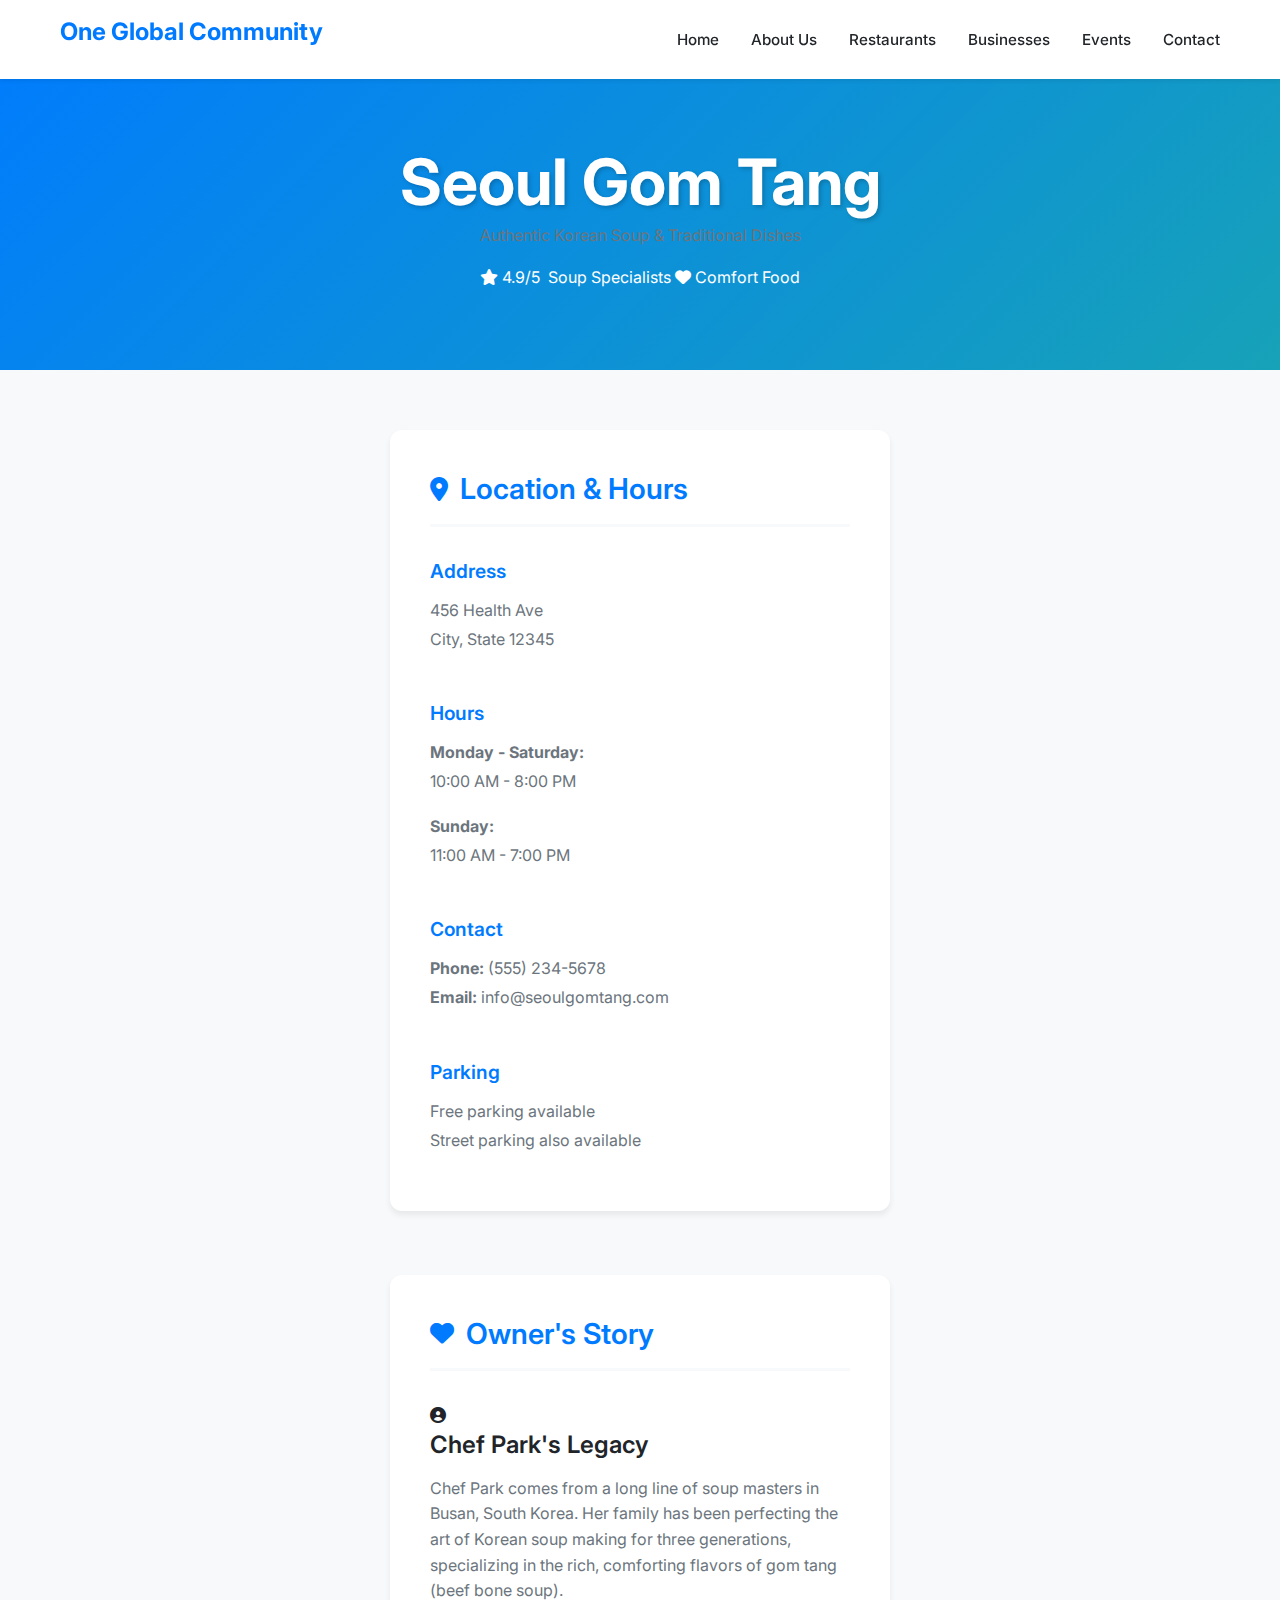
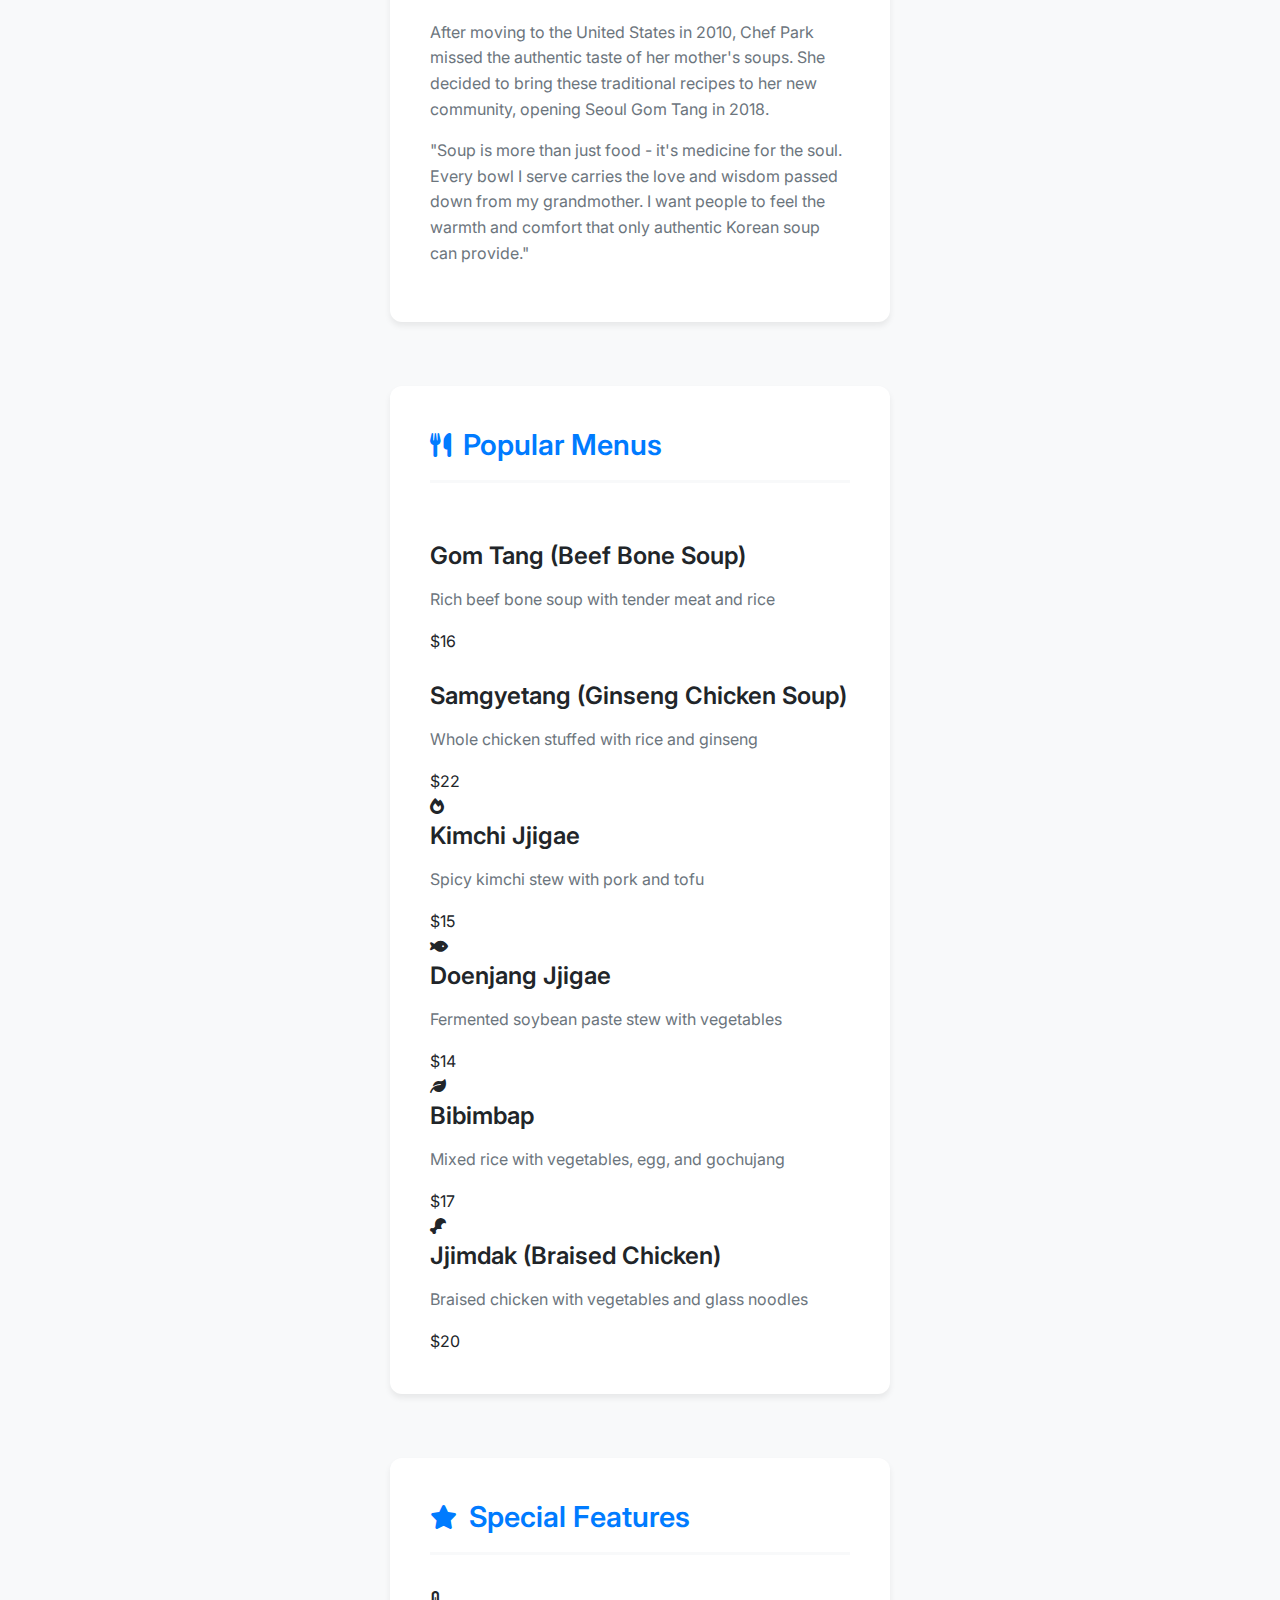
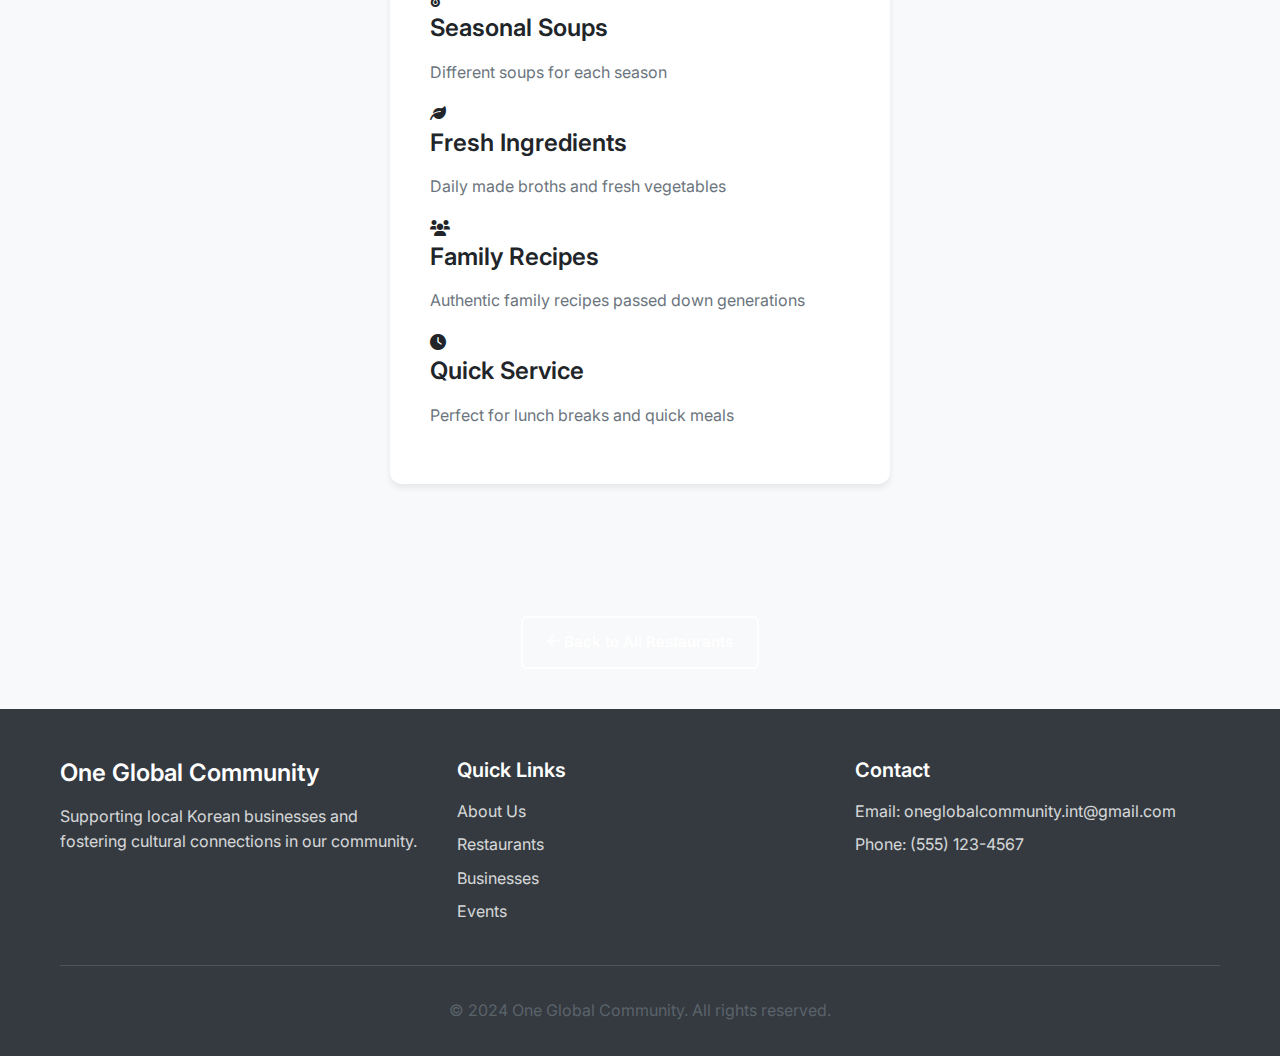
<file: seoul-gom-tang.html>
<!DOCTYPE html>
<html lang="en">
<head>
    <meta charset="UTF-8">
    <meta name="viewport" content="width=device-width, initial-scale=1.0">
    <title>Seoul Gom Tang - Korean Soup Restaurant | One Global Community</title>
    <link rel="stylesheet" href="styles.css">
    <link href="https://fonts.googleapis.com/css2?family=Noto+Sans+KR:wght@300;400;500;700&family=Inter:wght@300;400;500;600;700&display=swap" rel="stylesheet">
    <link rel="stylesheet" href="https://cdnjs.cloudflare.com/ajax/libs/font-awesome/6.0.0/css/all.min.css">
</head>
<body>
    <!-- Navigation -->
    <nav class="navbar">
        <div class="nav-container">
            <div class="nav-logo">
                <h2>One Global Community</h2>
            </div>
            <ul class="nav-menu">
                <li class="nav-item">
                    <a href="index.html#home" class="nav-link">Home</a>
                </li>
                <li class="nav-item">
                    <a href="index.html#about" class="nav-link">About Us</a>
                </li>
                <li class="nav-item">
                    <a href="index.html#restaurants" class="nav-link">Restaurants</a>
                </li>
                <li class="nav-item">
                    <a href="index.html#businesses" class="nav-link">Businesses</a>
                </li>
                <li class="nav-item">
                    <a href="index.html#events" class="nav-link">Events</a>
                </li>
                <li class="nav-item">
                    <a href="index.html#contact" class="nav-link">Contact</a>
                </li>
            </ul>
            <div class="hamburger">
                <span class="bar"></span>
                <span class="bar"></span>
                <span class="bar"></span>
            </div>
        </div>
    </nav>

    <!-- Restaurant Hero Section -->
    <section class="restaurant-hero">
        <div class="container">
            <div class="restaurant-hero-content">
                <h1 class="restaurant-title">Seoul Gom Tang</h1>
                <p class="restaurant-subtitle">Authentic Korean Soup & Traditional Dishes</p>
                <div class="restaurant-meta">
                    <span class="meta-item"><i class="fas fa-star"></i> 4.9/5</span>
                    <span class="meta-item"><i class="fas fa-soup"></i> Soup Specialists</span>
                    <span class="meta-item"><i class="fas fa-heart"></i> Comfort Food</span>
                </div>
            </div>
        </div>
    </section>

    <!-- Restaurant Content -->
    <section class="restaurant-content">
        <div class="container">
            <div class="restaurant-grid">
                <!-- Location & Hours -->
                <div class="restaurant-section">
                    <h2><i class="fas fa-map-marker-alt"></i> Location & Hours</h2>
                    <div class="info-card">
                        <div class="info-item">
                            <h3>Address</h3>
                            <p>456 Health Ave<br>City, State 12345</p>
                        </div>
                        <div class="info-item">
                            <h3>Hours</h3>
                            <p><strong>Monday - Saturday:</strong><br>
                            10:00 AM - 8:00 PM</p>
                            <p><strong>Sunday:</strong><br>
                            11:00 AM - 7:00 PM</p>
                        </div>
                        <div class="info-item">
                            <h3>Contact</h3>
                            <p><strong>Phone:</strong> (555) 234-5678<br>
                            <strong>Email:</strong> info@seoulgomtang.com</p>
                        </div>
                        <div class="info-item">
                            <h3>Parking</h3>
                            <p>Free parking available<br>
                            Street parking also available</p>
                        </div>
                    </div>
                </div>

                <!-- Owner's Story -->
                <div class="restaurant-section">
                    <h2><i class="fas fa-heart"></i> Owner's Story</h2>
                    <div class="story-card">
                        <div class="owner-photo">
                            <i class="fas fa-user-circle"></i>
                        </div>
                        <div class="story-content">
                            <h3>Chef Park's Legacy</h3>
                            <p>Chef Park comes from a long line of soup masters in Busan, South Korea. Her family has been perfecting the art of Korean soup making for three generations, specializing in the rich, comforting flavors of gom tang (beef bone soup).</p>
                            <p>After moving to the United States in 2010, Chef Park missed the authentic taste of her mother's soups. She decided to bring these traditional recipes to her new community, opening Seoul Gom Tang in 2018.</p>
                            <p>"Soup is more than just food - it's medicine for the soul. Every bowl I serve carries the love and wisdom passed down from my grandmother. I want people to feel the warmth and comfort that only authentic Korean soup can provide."</p>
                        </div>
                    </div>
                </div>

                <!-- Popular Menus -->
                <div class="restaurant-section">
                    <h2><i class="fas fa-utensils"></i> Popular Menus</h2>
                    <div class="menu-grid">
                        <div class="menu-item">
                            <div class="menu-image">
                                <i class="fas fa-soup"></i>
                            </div>
                            <div class="menu-info">
                                <h3>Gom Tang (Beef Bone Soup)</h3>
                                <p>Rich beef bone soup with tender meat and rice</p>
                                <span class="price">$16</span>
                            </div>
                        </div>
                        
                        <div class="menu-item">
                            <div class="menu-image">
                                <i class="fas fa-bowl-food"></i>
                            </div>
                            <div class="menu-info">
                                <h3>Samgyetang (Ginseng Chicken Soup)</h3>
                                <p>Whole chicken stuffed with rice and ginseng</p>
                                <span class="price">$22</span>
                            </div>
                        </div>
                        
                        <div class="menu-item">
                            <div class="menu-image">
                                <i class="fas fa-fire"></i>
                            </div>
                            <div class="menu-info">
                                <h3>Kimchi Jjigae</h3>
                                <p>Spicy kimchi stew with pork and tofu</p>
                                <span class="price">$15</span>
                            </div>
                        </div>
                        
                        <div class="menu-item">
                            <div class="menu-image">
                                <i class="fas fa-fish"></i>
                            </div>
                            <div class="menu-info">
                                <h3>Doenjang Jjigae</h3>
                                <p>Fermented soybean paste stew with vegetables</p>
                                <span class="price">$14</span>
                            </div>
                        </div>
                        
                        <div class="menu-item">
                            <div class="menu-image">
                                <i class="fas fa-leaf"></i>
                            </div>
                            <div class="menu-info">
                                <h3>Bibimbap</h3>
                                <p>Mixed rice with vegetables, egg, and gochujang</p>
                                <span class="price">$17</span>
                            </div>
                        </div>
                        
                        <div class="menu-item">
                            <div class="menu-image">
                                <i class="fas fa-drumstick-bite"></i>
                            </div>
                            <div class="menu-info">
                                <h3>Jjimdak (Braised Chicken)</h3>
                                <p>Braised chicken with vegetables and glass noodles</p>
                                <span class="price">$20</span>
                            </div>
                        </div>
                    </div>
                </div>

                <!-- Special Features -->
                <div class="restaurant-section">
                    <h2><i class="fas fa-star"></i> Special Features</h2>
                    <div class="features-grid">
                        <div class="feature-item">
                            <i class="fas fa-thermometer-half"></i>
                            <h3>Seasonal Soups</h3>
                            <p>Different soups for each season</p>
                        </div>
                        <div class="feature-item">
                            <i class="fas fa-leaf"></i>
                            <h3>Fresh Ingredients</h3>
                            <p>Daily made broths and fresh vegetables</p>
                        </div>
                        <div class="feature-item">
                            <i class="fas fa-users"></i>
                            <h3>Family Recipes</h3>
                            <p>Authentic family recipes passed down generations</p>
                        </div>
                        <div class="feature-item">
                            <i class="fas fa-clock"></i>
                            <h3>Quick Service</h3>
                            <p>Perfect for lunch breaks and quick meals</p>
                        </div>
                    </div>
                </div>
            </div>
        </div>
    </section>

    <!-- Back to Restaurants -->
    <section class="back-to-restaurants">
        <div class="container">
            <a href="index.html#restaurants" class="btn btn-secondary">
                <i class="fas fa-arrow-left"></i> Back to All Restaurants
            </a>
        </div>
    </section>

    <!-- Footer -->
    <footer class="footer">
        <div class="container">
            <div class="footer-content">
                <div class="footer-section">
                    <h3>One Global Community</h3>
                    <p>Supporting local Korean businesses and fostering cultural connections in our community.</p>
                </div>
                <div class="footer-section">
                    <h4>Quick Links</h4>
                    <ul>
                        <li><a href="index.html#about">About Us</a></li>
                        <li><a href="index.html#restaurants">Restaurants</a></li>
                        <li><a href="index.html#businesses">Businesses</a></li>
                        <li><a href="index.html#events">Events</a></li>
                    </ul>
                </div>
                <div class="footer-section">
                    <h4>Contact</h4>
                    <p>Email: oneglobalcommunity.int@gmail.com</p>
                    <p>Phone: (555) 123-4567</p>
                </div>
            </div>
            <div class="footer-bottom">
                <p>&copy; 2024 One Global Community. All rights reserved.</p>
            </div>
        </div>
    </footer>

    <script src="script.js"></script>
</body>
</html>
</file>
<file: styles.css>
/* Reset and Base Styles */
* {
    margin: 0;
    padding: 0;
    box-sizing: border-box;
}

:root {
    /* Simple Color Palette */
    --primary-color: #007bff;
    --secondary-color: #6c757d;
    --success-color: #28a745;
    --danger-color: #dc3545;
    --warning-color: #ffc107;
    --info-color: #17a2b8;
    --light-color: #f8f9fa;
    --dark-color: #343a40;
    --white: #ffffff;
    --black: #000000;
    
    /* Text Colors */
    --text-primary: #212529;
    --text-secondary: #6c757d;
    --text-muted: #6c757d;
    
    /* Background Colors */
    --bg-primary: #ffffff;
    --bg-secondary: #f8f9fa;
    --bg-dark: #343a40;
    
    /* Shadows */
    --shadow: 0 0.125rem 0.25rem rgba(0, 0, 0, 0.075);
    --shadow-sm: 0 0.125rem 0.25rem rgba(0, 0, 0, 0.075);
    --shadow-lg: 0 1rem 3rem rgba(0, 0, 0, 0.175);
}

body {
    font-family: 'Inter', -apple-system, BlinkMacSystemFont, 'Segoe UI', Roboto, sans-serif;
    line-height: 1.6;
    color: var(--text-primary);
    background-color: var(--bg-primary);
    font-size: 16px;
}

.container {
    max-width: 1200px;
    margin: 0 auto;
    padding: 0 20px;
}

/* Typography */
h1, h2, h3, h4, h5, h6 {
    font-weight: 600;
    line-height: 1.3;
    margin-bottom: 1rem;
}

h1 { font-size: 2.5rem; }
h2 { font-size: 2rem; }
h3 { font-size: 1.5rem; }
h4 { font-size: 1.25rem; }

p {
    margin-bottom: 1rem;
    color: var(--text-secondary);
}

/* Navigation */
.navbar {
    position: fixed;
    top: 0;
    width: 100%;
    background: var(--white);
    backdrop-filter: blur(10px);
    z-index: 1000;
    padding: 1rem 0;
    box-shadow: var(--shadow);
    transition: all 0.3s ease;
}

.nav-container {
    max-width: 1200px;
    margin: 0 auto;
    padding: 0 20px;
    display: flex;
    justify-content: space-between;
    align-items: center;
}

.nav-logo h2 {
    color: var(--primary-color);
    font-weight: 700;
    font-size: 1.5rem;
}

.nav-menu {
    display: flex;
    list-style: none;
    gap: 2rem;
}

.nav-link {
    text-decoration: none;
    color: var(--text-primary);
    font-weight: 500;
    transition: color 0.3s ease;
    font-size: 0.95rem;
}

.nav-link:hover {
    color: var(--primary-color);
}

.hamburger {
    display: none;
    flex-direction: column;
    cursor: pointer;
}

.bar {
    width: 25px;
    height: 3px;
    background: var(--text-primary);
    margin: 3px 0;
    transition: 0.3s;
}

/* Hero Section */
.hero {
    min-height: 80vh;
    display: flex;
    align-items: center;
    background: linear-gradient(135deg, var(--primary-color) 0%, var(--info-color) 100%);
    color: var(--white);
    text-align: center;
    padding: 120px 0 80px;
}

.hero-content {
    max-width: 800px;
    margin: 0 auto;
    padding: 0 20px;
}

.hero-title {
    font-size: 3.5rem;
    font-weight: 700;
    margin-bottom: 1.5rem;
    color: var(--white);
}

.hero-subtitle {
    font-size: 1.25rem;
    margin-bottom: 2.5rem;
    color: var(--white);
    opacity: 0.9;
    font-weight: 400;
}

.hero-buttons {
    display: flex;
    gap: 1rem;
    justify-content: center;
    flex-wrap: wrap;
}

.btn {
    padding: 12px 24px;
    border: none;
    border-radius: 6px;
    text-decoration: none;
    font-weight: 600;
    transition: all 0.3s ease;
    cursor: pointer;
    display: inline-block;
    text-align: center;
    font-size: 0.95rem;
}

.btn-primary {
    background: var(--white);
    color: var(--primary-color);
}

.btn-primary:hover {
    background: var(--light-color);
    transform: translateY(-2px);
    box-shadow: var(--shadow-lg);
}

.btn-secondary {
    background: transparent;
    color: var(--white);
    border: 2px solid var(--white);
}

.btn-secondary:hover {
    background: var(--white);
    color: var(--primary-color);
    transform: translateY(-2px);
}

/* Section Styles */
.section-title {
    text-align: center;
    font-size: 2.5rem;
    font-weight: 700;
    margin-bottom: 3rem;
    color: var(--text-primary);
    position: relative;
}

.section-title::after {
    content: '';
    position: absolute;
    bottom: -10px;
    left: 50%;
    transform: translateX(-50%);
    width: 60px;
    height: 3px;
    background: var(--primary-color);
}

/* About Section */
.about {
    padding: 80px 0;
    background: var(--bg-secondary);
}

.about-content {
    max-width: 800px;
    margin: 0 auto;
    margin-bottom: 4rem;
}

.about-text h3 {
    color: var(--primary-color);
    font-size: 1.5rem;
    margin-bottom: 1rem;
    font-weight: 600;
}

.about-text p {
    margin-bottom: 1.5rem;
    color: var(--text-secondary);
    line-height: 1.8;
    font-size: 1.1rem;
}

.about-text ul {
    list-style: none;
    margin-top: 1rem;
}

.about-text li {
    padding: 0.5rem 0;
    position: relative;
    padding-left: 1.5rem;
    color: var(--text-secondary);
}

.about-text li::before {
    content: '•';
    color: var(--primary-color);
    font-weight: bold;
    position: absolute;
    left: 0;
}

/* Team Section */
.team-section {
    max-width: 1000px;
    margin: 0 auto;
}

.team-title {
    text-align: center;
    color: var(--primary-color);
    font-size: 2rem;
    margin-bottom: 3rem;
    font-weight: 600;
}

.team-grid {
    display: grid;
    grid-template-columns: repeat(auto-fit, minmax(400px, 1fr));
    gap: 3rem;
    margin-bottom: 4rem;
}

.team-member {
    display: flex;
    gap: 2rem;
    align-items: flex-start;
    background: var(--white);
    padding: 2rem;
    border-radius: 8px;
    box-shadow: var(--shadow);
    transition: transform 0.3s ease, box-shadow 0.3s ease;
}

.team-member:hover {
    transform: translateY(-5px);
    box-shadow: var(--shadow-lg);
}

.member-photo {
    flex-shrink: 0;
}

.member-photo img {
    width: 120px;
    height: 120px;
    border-radius: 50%;
    object-fit: cover;
    border: 4px solid var(--light-color);
    box-shadow: var(--shadow);
}

.member-info h4 {
    color: var(--text-primary);
    font-size: 1.3rem;
    margin-bottom: 0.5rem;
    font-weight: 600;
}

.member-role {
    color: var(--primary-color);
    font-weight: 500;
    margin-bottom: 1rem;
    font-size: 0.95rem;
}

.member-description {
    color: var(--text-secondary);
    line-height: 1.6;
    font-size: 0.95rem;
}

.team-member-bottom {
    display: flex;
    gap: 2rem;
    align-items: flex-start;
    background: var(--white);
    padding: 2rem;
    border-radius: 8px;
    box-shadow: var(--shadow);
    transition: transform 0.3s ease, box-shadow 0.3s ease;
    max-width: 600px;
    margin: 0 auto;
}

.team-member-bottom:hover {
    transform: translateY(-5px);
    box-shadow: var(--shadow-lg);
}

/* Restaurants Section */
.restaurants {
    padding: 80px 0;
    background: var(--bg-primary);
}

.restaurant-grid {
    display: grid;
    grid-template-columns: repeat(auto-fit, minmax(350px, 1fr));
    gap: 2rem;
    max-width: 500px;
    margin: 0 auto;
}

.restaurant-card {
    background: var(--white);
    border-radius: 8px;
    overflow: hidden;
    box-shadow: var(--shadow);
    transition: transform 0.3s ease, box-shadow 0.3s ease;
}

.restaurant-card:hover {
    transform: translateY(-5px);
    box-shadow: var(--shadow-lg);
}

.restaurant-image {
    height: 200px;
    background: linear-gradient(135deg, var(--primary-color) 0%, var(--info-color) 100%);
    display: flex;
    justify-content: center;
    align-items: center;
    font-size: 3rem;
    color: var(--white);
}

.restaurant-info {
    padding: 1.5rem;
}

.restaurant-info h3 {
    color: var(--text-primary);
    font-size: 1.3rem;
    margin-bottom: 0.5rem;
    font-weight: 600;
}

.restaurant-info p {
    color: var(--text-secondary);
    margin-bottom: 1rem;
}

.restaurant-details {
    margin-bottom: 1rem;
}

.detail-item {
    display: flex;
    align-items: center;
    margin-bottom: 0.5rem;
    font-size: 0.9rem;
    color: var(--text-muted);
}

.detail-item i {
    width: 16px;
    margin-right: 0.5rem;
    color: var(--primary-color);
}

.restaurant-tags {
    display: flex;
    gap: 0.5rem;
    flex-wrap: wrap;
    margin-bottom: 1rem;
}

.tag {
    background: var(--light-color);
    color: var(--primary-color);
    padding: 0.25rem 0.75rem;
    border-radius: 20px;
    font-size: 0.8rem;
    font-weight: 500;
}

.restaurant-link {
    color: var(--primary-color);
    text-decoration: none;
    font-weight: 600;
    transition: color 0.3s ease;
    display: inline-block;
    margin-top: 1rem;
    padding: 0.5rem 1rem;
    border: 2px solid var(--primary-color);
    border-radius: 25px;
    transition: all 0.3s ease;
}

.restaurant-link:hover {
    background: var(--primary-color);
    color: var(--white);
    transform: translateY(-2px);
    box-shadow: var(--shadow-lg);
}

/* Q&A Section */
.qa-section {
    margin-top: 4rem;
    padding-top: 4rem;
    border-top: 2px solid var(--light-color);
}

.qa-container {
    max-width: 900px;
    margin: 0 auto;
}

.qa-item {
    background: var(--white);
    padding: 2rem;
    border-radius: 8px;
    box-shadow: var(--shadow);
    margin-bottom: 2rem;
    transition: transform 0.3s ease, box-shadow 0.3s ease;
}

.qa-item:hover {
    transform: translateY(-3px);
    box-shadow: var(--shadow-lg);
}

.qa-question {
    color: var(--primary-color);
    font-size: 1.3rem;
    margin-bottom: 1.5rem;
    font-weight: 600;
    line-height: 1.4;
}

.qa-answer {
    margin-left: 1rem;
}

.korean-text {
    color: var(--text-primary);
    font-size: 1.05rem;
    margin-bottom: 1rem;
    padding: 1rem;
    background: var(--bg-secondary);
    border-radius: 6px;
    border-left: 4px solid var(--primary-color);
    line-height: 1.8;
}

.english-text {
    color: var(--text-secondary);
    font-size: 1rem;
    margin-bottom: 1rem;
    padding: 1rem;
    background: var(--light-color);
    border-radius: 6px;
    border-left: 4px solid var(--info-color);
    line-height: 1.8;
}

.qa-link {
    display: inline-flex;
    align-items: center;
    gap: 0.5rem;
    color: var(--primary-color);
    text-decoration: none;
    font-weight: 500;
    font-size: 0.95rem;
    padding: 0.75rem 1.25rem;
    border: 2px solid var(--primary-color);
    border-radius: 25px;
    transition: all 0.3s ease;
    margin-top: 0.5rem;
}

.qa-link:hover {
    background: var(--primary-color);
    color: var(--white);
    transform: translateX(5px);
}

.qa-link i {
    font-size: 0.85rem;
}

/* Businesses Section */
.businesses {
    padding: 80px 0;
    background: var(--bg-secondary);
}

.business-categories {
    display: grid;
    grid-template-columns: repeat(auto-fit, minmax(250px, 1fr));
    gap: 2rem;
}

.category-card {
    background: var(--white);
    padding: 2rem;
    border-radius: 8px;
    text-align: center;
    box-shadow: var(--shadow);
    transition: transform 0.3s ease, box-shadow 0.3s ease;
}

.category-card:hover {
    transform: translateY(-5px);
    box-shadow: var(--shadow-lg);
}

.category-card i {
    font-size: 2.5rem;
    color: var(--primary-color);
    margin-bottom: 1rem;
}

.category-card h3 {
    color: var(--text-primary);
    margin-bottom: 1rem;
    font-weight: 600;
}

.category-card p {
    color: var(--text-secondary);
    line-height: 1.6;
}

/* Events Section */
.events {
    padding: 80px 0;
    background: var(--bg-primary);
}

.events-grid {
    display: grid;
    grid-template-columns: repeat(auto-fit, minmax(350px, 1fr));
    gap: 2rem;
}

.event-card {
    background: var(--white);
    border-radius: 8px;
    padding: 2rem;
    box-shadow: var(--shadow);
    display: flex;
    gap: 1.5rem;
    transition: transform 0.3s ease, box-shadow 0.3s ease;
}

.event-card:hover {
    transform: translateY(-5px);
    box-shadow: var(--shadow-lg);
}

.event-date {
    background: var(--primary-color);
    color: var(--white);
    padding: 1rem;
    border-radius: 8px;
    text-align: center;
    min-width: 80px;
    display: flex;
    flex-direction: column;
    justify-content: center;
}

.event-date .day {
    font-size: 1.5rem;
    font-weight: 700;
    display: block;
}

.event-date .month {
    font-size: 0.9rem;
    opacity: 0.9;
}

.event-info h3 {
    color: var(--text-primary);
    margin-bottom: 0.5rem;
    font-weight: 600;
}

.event-info p {
    color: var(--text-secondary);
    margin-bottom: 1rem;
    line-height: 1.6;
}

.event-time {
    color: var(--primary-color);
    font-weight: 500;
    font-size: 0.9rem;
}

.event-time i {
    margin-right: 0.5rem;
}

/* Contact Section */
.contact {
    padding: 80px 0;
    background: var(--bg-secondary);
}

.contact-content {
    display: grid;
    grid-template-columns: 1fr 1fr;
    gap: 4rem;
}

.contact-info h3 {
    color: var(--primary-color);
    font-size: 1.5rem;
    margin-bottom: 2rem;
    font-weight: 600;
}

.contact-item {
    display: flex;
    align-items: center;
    margin-bottom: 1.5rem;
    gap: 1rem;
    color: var(--text-secondary);
}

.contact-item i {
    color: var(--primary-color);
    font-size: 1.2rem;
    width: 20px;
}

.social-links {
    display: flex;
    gap: 1rem;
    margin-top: 2rem;
}

.social-link {
    width: 40px;
    height: 40px;
    background: var(--primary-color);
    color: var(--white);
    border-radius: 8px;
    display: flex;
    justify-content: center;
    align-items: center;
    text-decoration: none;
    transition: transform 0.3s ease, background-color 0.3s ease;
}

.social-link:hover {
    transform: translateY(-3px);
    background: var(--info-color);
}

.contact-form {
    background: var(--white);
    padding: 2rem;
    border-radius: 8px;
    box-shadow: var(--shadow);
}

.form-group {
    margin-bottom: 1.5rem;
}

.form-group input,
.form-group textarea {
    width: 100%;
    padding: 1rem;
    border: 1px solid var(--light-color);
    border-radius: 6px;
    font-size: 1rem;
    transition: border-color 0.3s ease;
    font-family: inherit;
    background: var(--white);
}

.form-group input:focus,
.form-group textarea:focus {
    outline: none;
    border-color: var(--primary-color);
}

.form-group textarea {
    resize: vertical;
    min-height: 120px;
}

/* Footer */
.footer {
    background: var(--dark-color);
    color: var(--white);
    padding: 3rem 0 1rem;
}

.footer-content {
    display: grid;
    grid-template-columns: repeat(auto-fit, minmax(250px, 1fr));
    gap: 2rem;
    margin-bottom: 2rem;
}

.footer-section h3,
.footer-section h4 {
    color: var(--white);
    margin-bottom: 1rem;
    font-weight: 600;
}

.footer-section p {
    color: var(--white);
    margin-bottom: 0.5rem;
    opacity: 0.8;
}

.footer-section ul {
    list-style: none;
}

.footer-section ul li {
    margin-bottom: 0.5rem;
}

.footer-section ul li a {
    color: var(--white);
    text-decoration: none;
    transition: color 0.3s ease;
    opacity: 0.8;
}

.footer-section ul li a:hover {
    opacity: 1;
    color: var(--primary-color);
}

.footer-bottom {
    text-align: center;
    padding-top: 2rem;
    border-top: 1px solid rgba(255, 255, 255, 0.2);
    color: var(--white);
    opacity: 0.7;
}

/* Responsive Design */
@media (max-width: 768px) {
    .hamburger {
        display: flex;
    }
    
    .nav-menu {
        position: fixed;
        left: -100%;
        top: 70px;
        flex-direction: column;
        background-color: var(--white);
        width: 100%;
        text-align: center;
        transition: 0.3s;
        box-shadow: var(--shadow);
        padding: 2rem 0;
    }
    
    .nav-menu.active {
        left: 0;
    }
    
    .hero-title {
        font-size: 2.5rem;
    }
    
    .hero-subtitle {
        font-size: 1.1rem;
    }
    
    .contact-content {
        grid-template-columns: 1fr;
        gap: 2rem;
    }
    
    .restaurant-grid,
    .business-categories,
    .events-grid {
        grid-template-columns: 1fr;
    }
    
    .event-card {
        flex-direction: column;
        text-align: center;
    }
    
    .section-title {
        font-size: 2rem;
    }
    
    .hero-buttons {
        flex-direction: column;
        align-items: center;
    }
    
    .btn {
        width: 200px;
    }
    
    .team-grid {
        grid-template-columns: 1fr;
        gap: 2rem;
    }
    
    .team-member,
    .team-member-bottom {
        flex-direction: column;
        text-align: center;
        gap: 1.5rem;
    }
    
    .member-photo img {
        width: 100px;
        height: 100px;
    }
    
    .qa-item {
        padding: 1.5rem;
    }
    
    .qa-question {
        font-size: 1.1rem;
    }
    
    .qa-answer {
        margin-left: 0;
    }
    
    .korean-text,
    .english-text {
        font-size: 0.95rem;
        padding: 0.75rem;
    }
}

@media (max-width: 480px) {
    .hero-title {
        font-size: 2rem;
    }
    
    .hero-subtitle {
        font-size: 1rem;
    }
    
    .btn {
        padding: 10px 20px;
        font-size: 0.9rem;
        width: 180px;
    }
    
    .container {
        padding: 0 15px;
    }
}

/* Restaurant Detail Page Styles */
.restaurant-hero {
    background: linear-gradient(135deg, var(--primary-color) 0%, var(--info-color) 100%);
    padding: 140px 0 80px;
    text-align: center;
    color: var(--white);
}

.restaurant-hero-content {
    max-width: 800px;
    margin: 0 auto;
}

.restaurant-title {
    font-size: 4rem;
    font-weight: 700;
    color: var(--white);
    margin-bottom: 0;
    text-shadow: 2px 2px 4px rgba(0, 0, 0, 0.2);
}

.restaurant-content {
    padding: 60px 0;
    background: var(--bg-secondary);
}

.restaurant-section {
    background: var(--white);
    padding: 2.5rem;
    border-radius: 12px;
    box-shadow: 0 4px 6px rgba(0, 0, 0, 0.07);
    margin-bottom: 2rem;
    transition: transform 0.3s ease, box-shadow 0.3s ease;
}

.restaurant-section:hover {
    transform: translateY(-3px);
    box-shadow: 0 8px 15px rgba(0, 0, 0, 0.1);
}

.restaurant-section h2 {
    color: var(--primary-color);
    font-size: 1.8rem;
    margin-bottom: 2rem;
    padding-bottom: 1rem;
    border-bottom: 3px solid var(--light-color);
    display: flex;
    align-items: center;
    gap: 0.75rem;
}

.restaurant-section h2 i {
    font-size: 1.5rem;
}

.info-card {
    display: grid;
    grid-template-columns: repeat(auto-fit, minmax(250px, 1fr));
    gap: 2rem;
}

.info-item h3 {
    color: var(--primary-color);
    font-size: 1.2rem;
    margin-bottom: 0.75rem;
    font-weight: 600;
}

.info-item p {
    color: var(--text-secondary);
    line-height: 1.8;
    font-size: 1rem;
}

.back-to-restaurants {
    padding: 40px 0;
    text-align: center;
    background: var(--bg-secondary);
}

/* Smooth Scrolling */
html {
    scroll-behavior: smooth;
}

/* Animation Classes */
@keyframes fadeInUp {
    from {
        opacity: 0;
        transform: translateY(30px);
    }
    to {
        opacity: 1;
        transform: translateY(0);
    }
}

.fade-in-up {
    animation: fadeInUp 0.6s ease-out;
}
</file>
